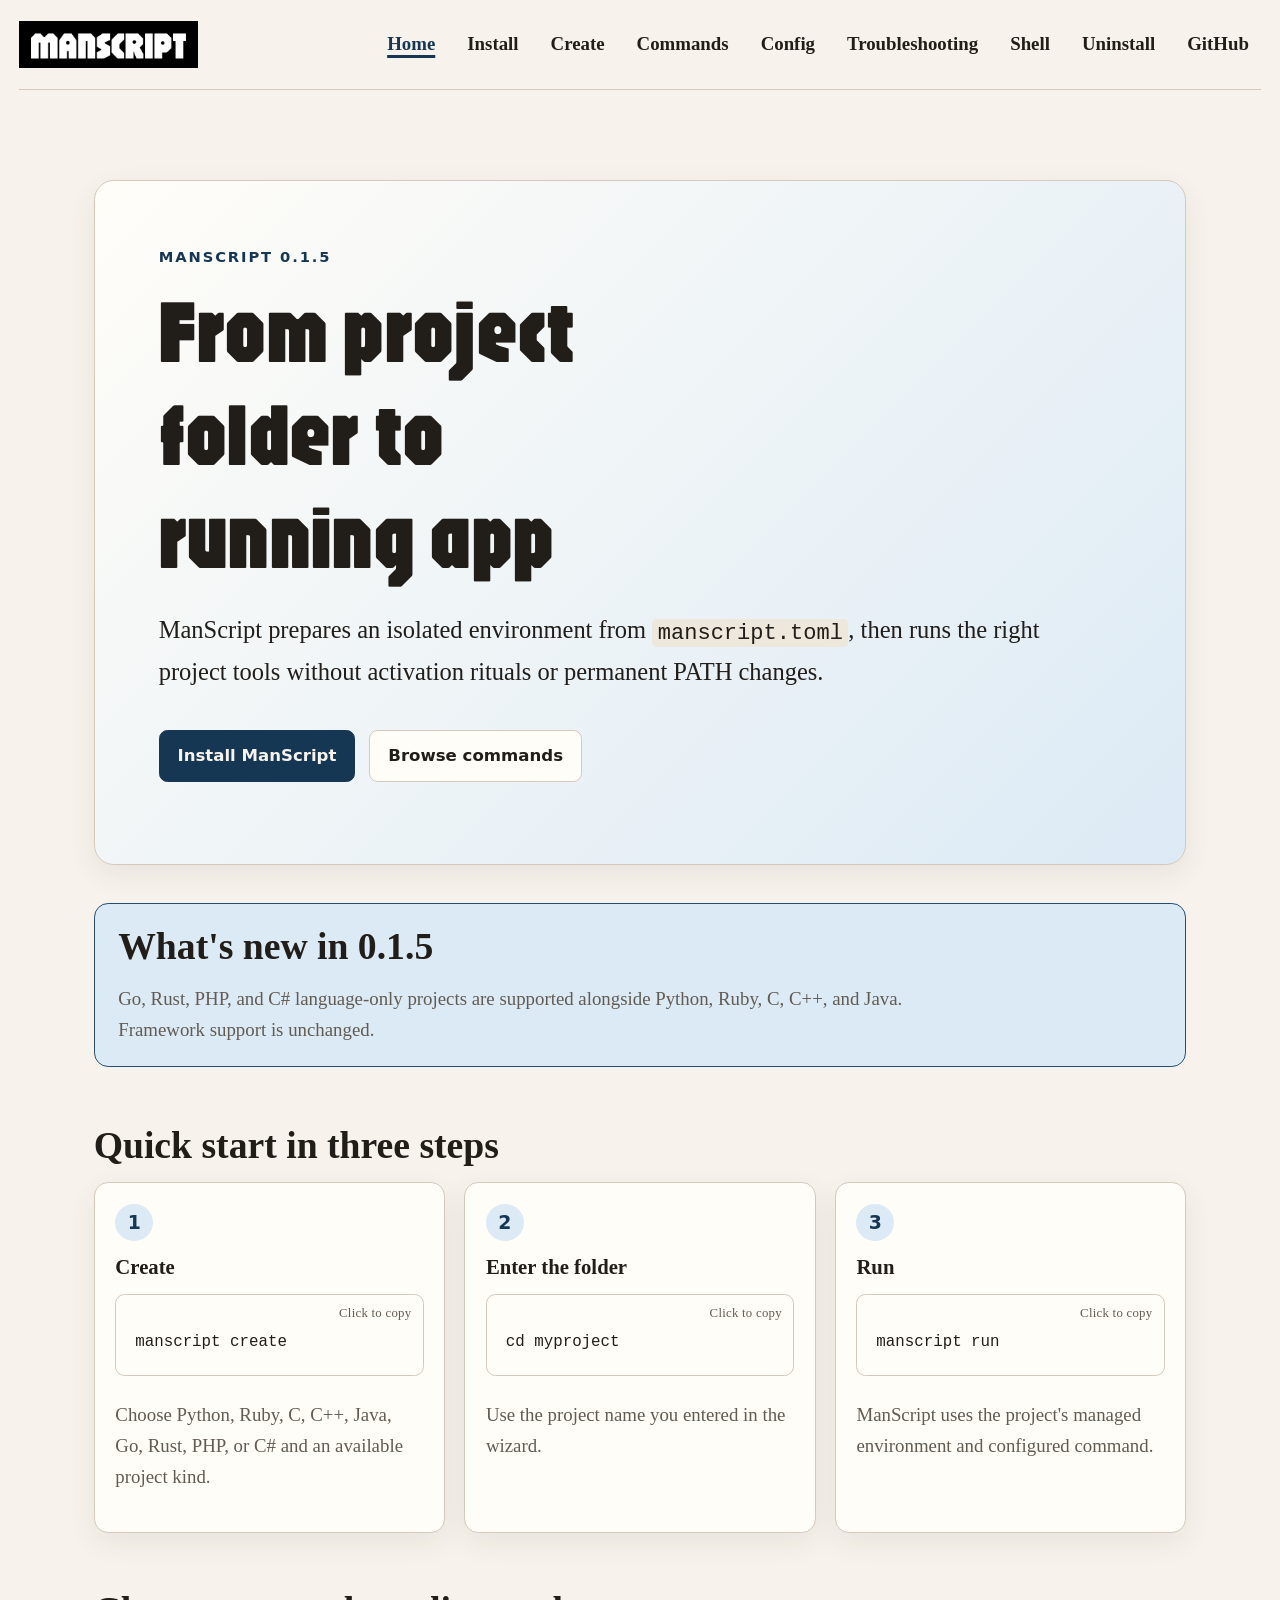
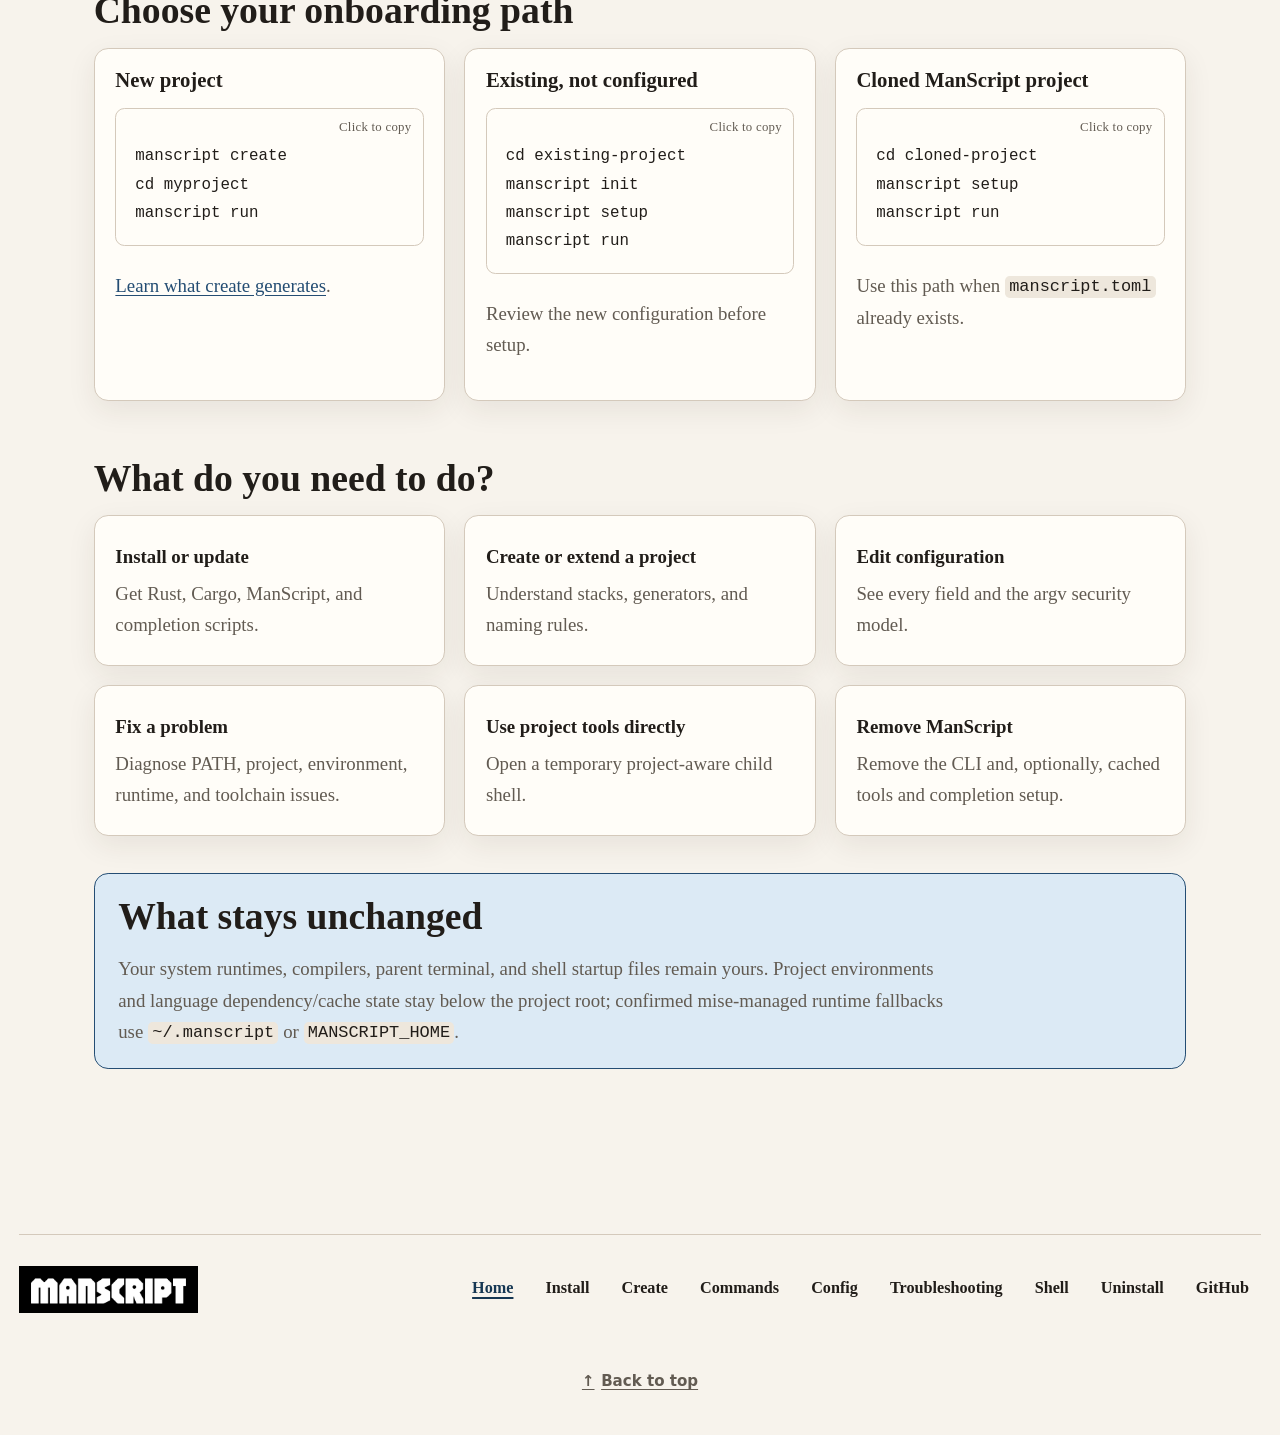
<file: docs/index.html>
<!DOCTYPE html>
<html lang="en" id="top">
<head>
  <meta charset="utf-8">
  <meta name="viewport" content="width=device-width, initial-scale=1">
  <title>ManScript — Isolated development environments</title>
  <meta name="description" content="Create, configure, and run Python, Ruby, C, C++, Java, Go, Rust, PHP, and C# projects in isolated development environments.">
  <link rel="icon" type="image/png" href="static/favicon.png">
  <link rel="apple-touch-icon" href="static/favicon.png">
  <link rel="stylesheet" href="style.css">
</head>
<body>
  <a class="skip-link" href="#main">Skip to content</a>
  <header class="site-header">
    <a class="brand" href="index.html" aria-label="ManScript home"><img src="static/manscript-logo.jpg" alt="ManScript" width="220" height="58"></a>
    <nav class="site-nav" aria-label="Primary">
      <a href="index.html" aria-current="page">Home</a><a href="install.html">Install</a><a href="create.html">Create</a><a href="commands.html">Commands</a><a href="config.html">Config</a><a href="troubleshooting.html">Troubleshooting</a><a href="shell.html">Shell</a><a href="uninstall.html">Uninstall</a><a href="https://github.com/Harsha-Fernando/manscript" rel="noopener noreferrer">GitHub</a>
    </nav>
  </header>
  <main id="main">
    <section class="hero" aria-labelledby="hero-title">
      <p class="eyebrow">ManScript 0.1.5</p>
      <h1 id="hero-title">From project folder to running app</h1>
      <p class="lede">ManScript prepares an isolated environment from <code>manscript.toml</code>, then runs the right project tools without activation rituals or permanent PATH changes.</p>
      <p class="actions"><a class="button primary" href="install.html">Install ManScript</a><a class="button" href="commands.html">Browse commands</a></p>
    </section>

    <aside class="callout">
      <h2>What's new in 0.1.5</h2>
      <p>Go, Rust, PHP, and C# language-only projects are supported alongside Python, Ruby, C, C++, and Java. Framework support is unchanged.</p>
    </aside>

    <section aria-labelledby="quick-start">
      <h2 id="quick-start">Quick start in three steps</h2>
      <div class="steps">
        <article class="card"><span class="step-number" aria-hidden="true">1</span><h3>Create</h3><pre><code>manscript create</code></pre><p>Choose Python, Ruby, C, C++, Java, Go, Rust, PHP, or C# and an available project kind.</p></article>
        <article class="card"><span class="step-number" aria-hidden="true">2</span><h3>Enter the folder</h3><pre><code>cd myproject</code></pre><p>Use the project name you entered in the wizard.</p></article>
        <article class="card"><span class="step-number" aria-hidden="true">3</span><h3>Run</h3><pre><code>manscript run</code></pre><p>ManScript uses the project's managed environment and configured command.</p></article>
      </div>
    </section>

    <section aria-labelledby="your-path">
      <h2 id="your-path">Choose your onboarding path</h2>
      <div class="card-grid">
        <article class="card"><h3>New project</h3><pre><code>manscript create
cd myproject
manscript run</code></pre><p><a href="create.html">Learn what create generates</a>.</p></article>
        <article class="card"><h3>Existing, not configured</h3><pre><code>cd existing-project
manscript init
manscript setup
manscript run</code></pre><p>Review the new configuration before setup.</p></article>
        <article class="card"><h3>Cloned ManScript project</h3><pre><code>cd cloned-project
manscript setup
manscript run</code></pre><p>Use this path when <code>manscript.toml</code> already exists.</p></article>
      </div>
    </section>

    <section aria-labelledby="tasks">
      <h2 id="tasks">What do you need to do?</h2>
      <div class="card-grid">
        <a class="task-card" href="install.html"><strong>Install or update</strong><span>Get Rust, Cargo, ManScript, and completion scripts.</span></a>
        <a class="task-card" href="create.html"><strong>Create or extend a project</strong><span>Understand stacks, generators, and naming rules.</span></a>
        <a class="task-card" href="config.html"><strong>Edit configuration</strong><span>See every field and the argv security model.</span></a>
        <a class="task-card" href="troubleshooting.html"><strong>Fix a problem</strong><span>Diagnose PATH, project, environment, runtime, and toolchain issues.</span></a>
        <a class="task-card" href="shell.html"><strong>Use project tools directly</strong><span>Open a temporary project-aware child shell.</span></a>
        <a class="task-card" href="uninstall.html"><strong>Remove ManScript</strong><span>Remove the CLI and, optionally, cached tools and completion setup.</span></a>
      </div>
    </section>

    <aside class="callout">
      <h2>What stays unchanged</h2>
      <p>Your system runtimes, compilers, parent terminal, and shell startup files remain yours. Project environments and language dependency/cache state stay below the project root; confirmed mise-managed runtime fallbacks use <code>~/.manscript</code> or <code>MANSCRIPT_HOME</code>.</p>
    </aside>
  </main>
  <footer class="site-footer">
    <a class="brand" href="index.html" aria-label="ManScript home"><img src="static/manscript-logo.jpg" alt="ManScript" width="220" height="58"></a>
    <nav class="site-nav" aria-label="Footer">
      <a href="index.html" aria-current="page">Home</a><a href="install.html">Install</a><a href="create.html">Create</a><a href="commands.html">Commands</a><a href="config.html">Config</a><a href="troubleshooting.html">Troubleshooting</a><a href="shell.html">Shell</a><a href="uninstall.html">Uninstall</a><a href="https://github.com/Harsha-Fernando/manscript" rel="noopener noreferrer">GitHub</a>
    </nav>
  </footer>
  <a class="to-top" href="#top">Back to top</a>
  <script src="copy.js" defer></script>
</body>
</html>
</file>
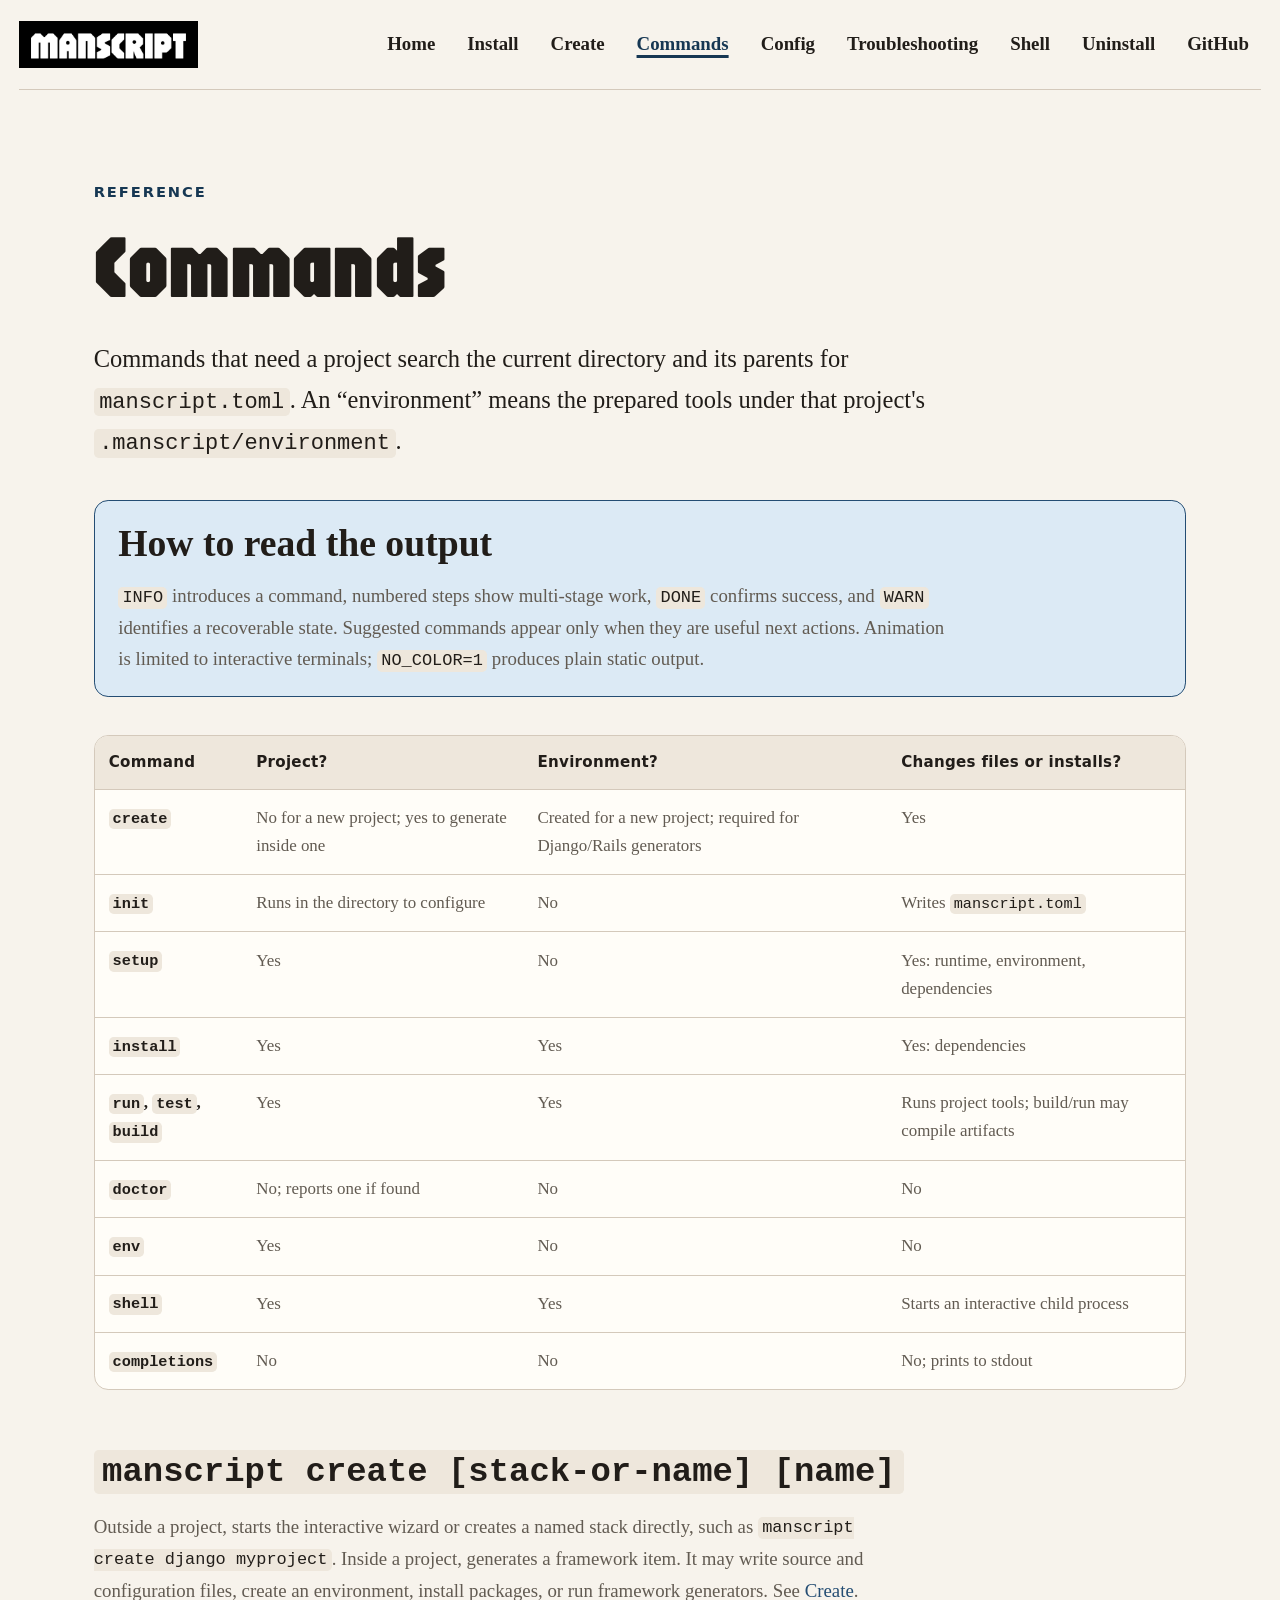
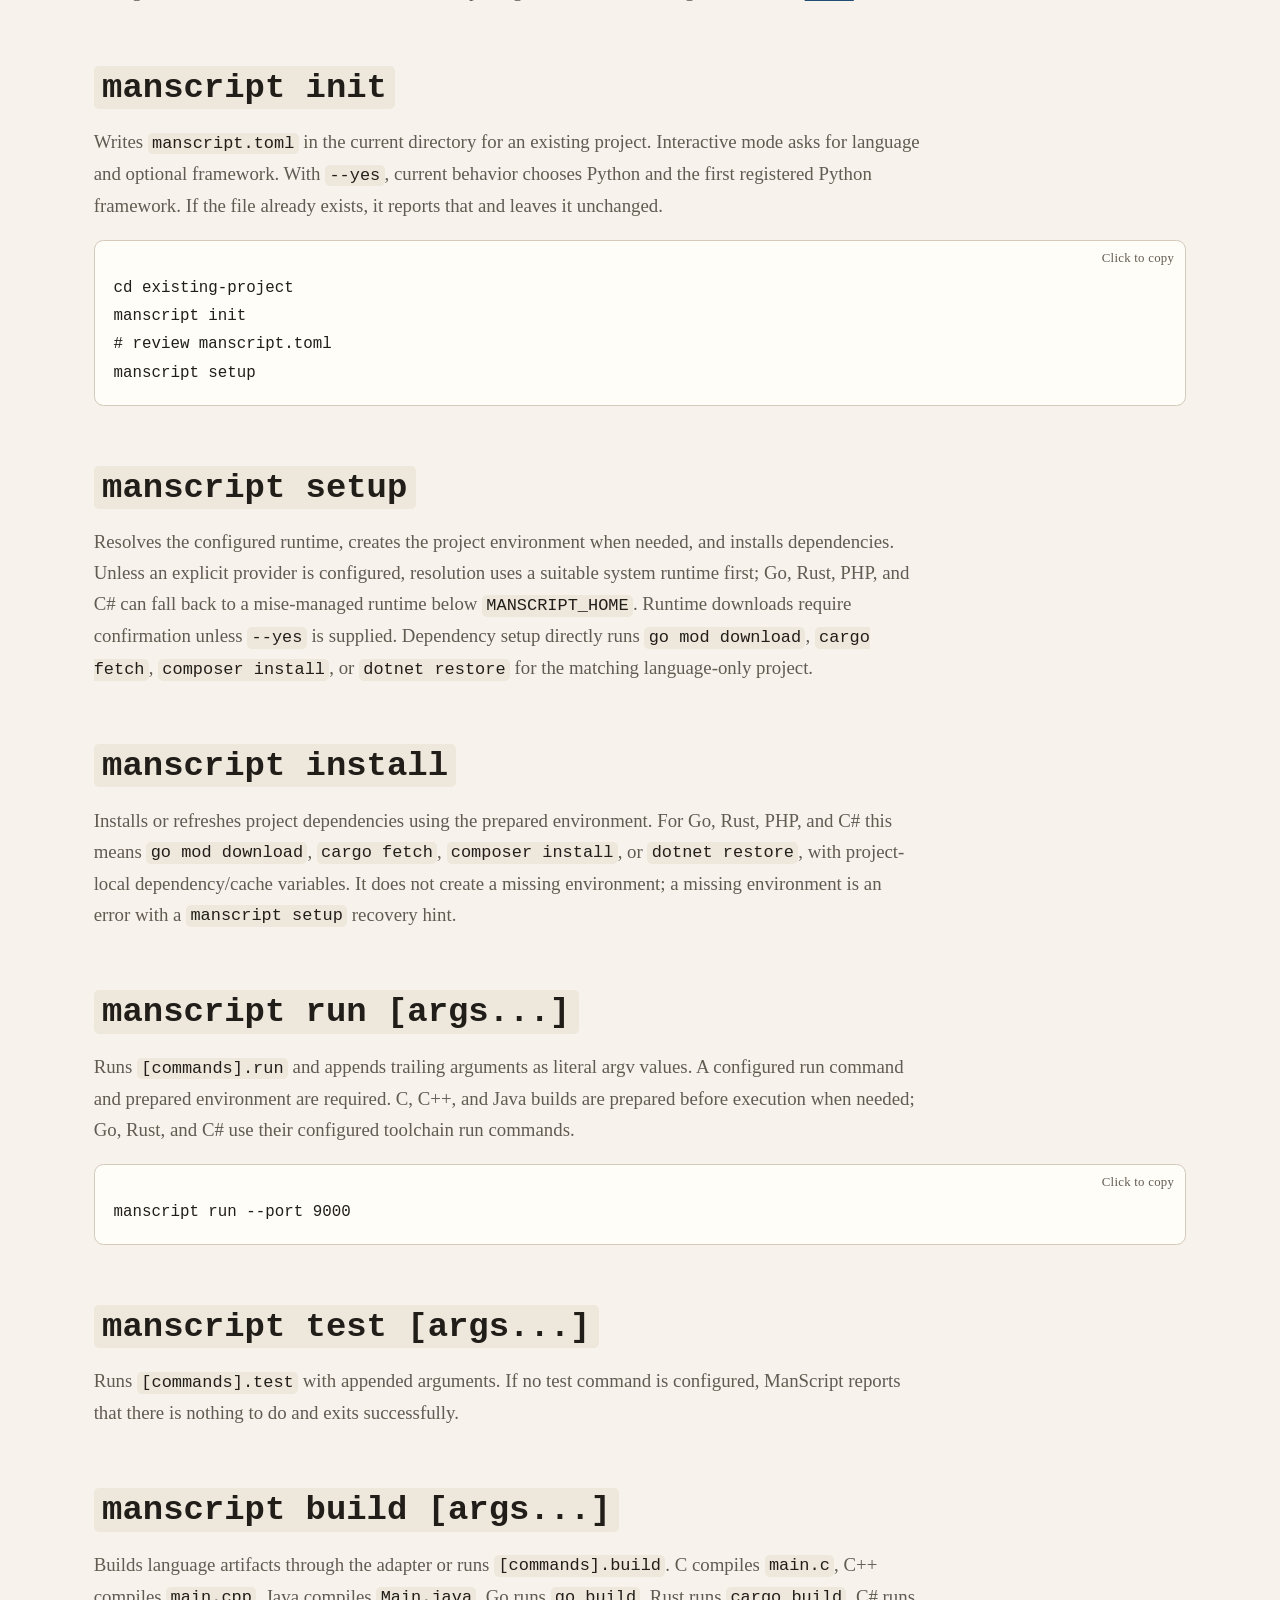
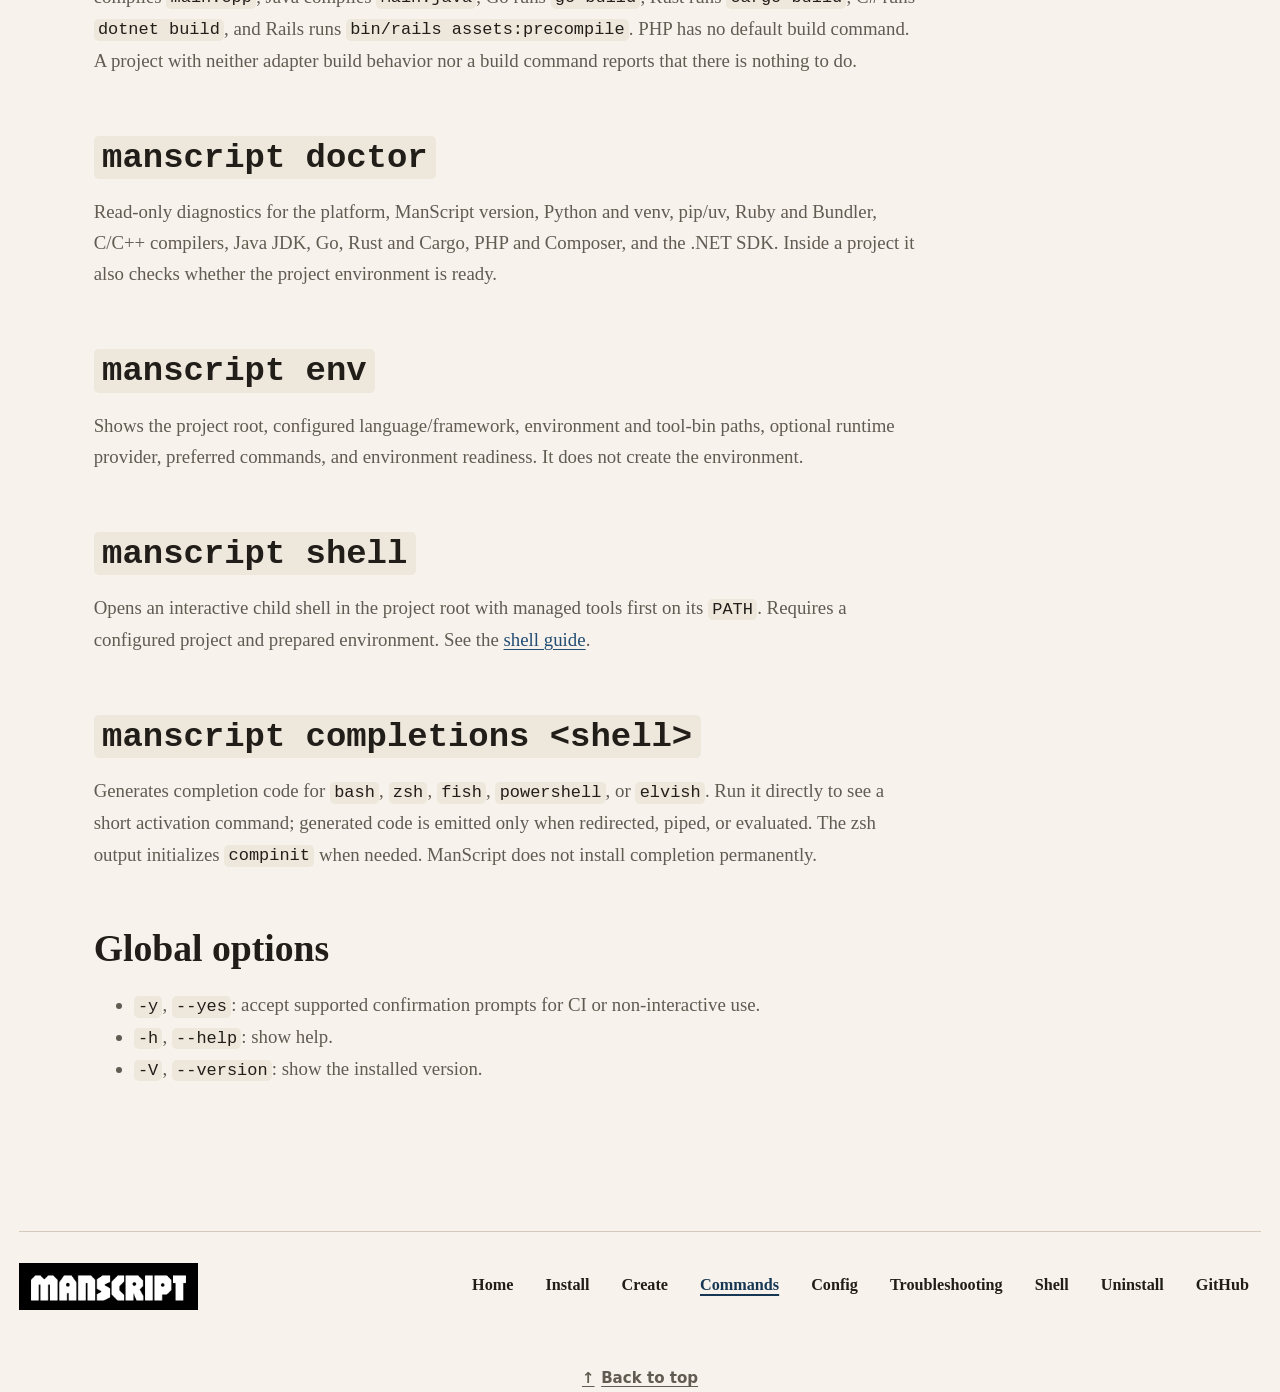
<file: docs/commands.html>
<!DOCTYPE html>
<html lang="en" id="top">
<head>
  <meta charset="utf-8"><meta name="viewport" content="width=device-width, initial-scale=1">
  <title>Command reference — ManScript</title>
  <meta name="description" content="Complete ManScript command reference with project, environment, and mutation prerequisites.">
  <link rel="icon" type="image/png" href="static/favicon.png"><link rel="apple-touch-icon" href="static/favicon.png"><link rel="stylesheet" href="style.css">
</head>
<body>
  <a class="skip-link" href="#main">Skip to content</a>
  <header class="site-header"><a class="brand" href="index.html" aria-label="ManScript home"><img src="static/manscript-logo.jpg" alt="ManScript" width="220" height="58"></a><nav class="site-nav" aria-label="Primary"><a href="index.html">Home</a><a href="install.html">Install</a><a href="create.html">Create</a><a href="commands.html" aria-current="page">Commands</a><a href="config.html">Config</a><a href="troubleshooting.html">Troubleshooting</a><a href="shell.html">Shell</a><a href="uninstall.html">Uninstall</a><a href="https://github.com/Harsha-Fernando/manscript" rel="noopener noreferrer">GitHub</a></nav></header>
  <main id="main">
    <p class="eyebrow">Reference</p><h1>Commands</h1>
    <p class="lede">Commands that need a project search the current directory and its parents for <code>manscript.toml</code>. An “environment” means the prepared tools under that project's <code>.manscript/environment</code>.</p>

    <aside class="callout"><h2>How to read the output</h2><p><code>INFO</code> introduces a command, numbered steps show multi-stage work, <code>DONE</code> confirms success, and <code>WARN</code> identifies a recoverable state. Suggested commands appear only when they are useful next actions. Animation is limited to interactive terminals; <code>NO_COLOR=1</code> produces plain static output.</p></aside>

    <div class="table-wrap">
      <table>
        <thead><tr><th scope="col">Command</th><th scope="col">Project?</th><th scope="col">Environment?</th><th scope="col">Changes files or installs?</th></tr></thead>
        <tbody>
          <tr><th scope="row"><code>create</code></th><td>No for a new project; yes to generate inside one</td><td>Created for a new project; required for Django/Rails generators</td><td>Yes</td></tr>
          <tr><th scope="row"><code>init</code></th><td>Runs in the directory to configure</td><td>No</td><td>Writes <code>manscript.toml</code></td></tr>
          <tr><th scope="row"><code>setup</code></th><td>Yes</td><td>No</td><td>Yes: runtime, environment, dependencies</td></tr>
          <tr><th scope="row"><code>install</code></th><td>Yes</td><td>Yes</td><td>Yes: dependencies</td></tr>
          <tr><th scope="row"><code>run</code>, <code>test</code>, <code>build</code></th><td>Yes</td><td>Yes</td><td>Runs project tools; build/run may compile artifacts</td></tr>
          <tr><th scope="row"><code>doctor</code></th><td>No; reports one if found</td><td>No</td><td>No</td></tr>
          <tr><th scope="row"><code>env</code></th><td>Yes</td><td>No</td><td>No</td></tr>
          <tr><th scope="row"><code>shell</code></th><td>Yes</td><td>Yes</td><td>Starts an interactive child process</td></tr>
          <tr><th scope="row"><code>completions</code></th><td>No</td><td>No</td><td>No; prints to stdout</td></tr>
        </tbody>
      </table>
    </div>

    <h2><code>manscript create [stack-or-name] [name]</code></h2>
    <p>Outside a project, starts the interactive wizard or creates a named stack directly, such as <code>manscript create django myproject</code>. Inside a project, generates a framework item. It may write source and configuration files, create an environment, install packages, or run framework generators. See <a href="create.html">Create</a>.</p>

    <h2><code>manscript init</code></h2>
    <p>Writes <code>manscript.toml</code> in the current directory for an existing project. Interactive mode asks for language and optional framework. With <code>--yes</code>, current behavior chooses Python and the first registered Python framework. If the file already exists, it reports that and leaves it unchanged.</p>
    <pre><code>cd existing-project
manscript init
# review manscript.toml
manscript setup</code></pre>

    <h2><code>manscript setup</code></h2>
    <p>Resolves the configured runtime, creates the project environment when needed, and installs dependencies. Unless an explicit provider is configured, resolution uses a suitable system runtime first; Go, Rust, PHP, and C# can fall back to a mise-managed runtime below <code>MANSCRIPT_HOME</code>. Runtime downloads require confirmation unless <code>--yes</code> is supplied. Dependency setup directly runs <code>go mod download</code>, <code>cargo fetch</code>, <code>composer install</code>, or <code>dotnet restore</code> for the matching language-only project.</p>

    <h2><code>manscript install</code></h2>
    <p>Installs or refreshes project dependencies using the prepared environment. For Go, Rust, PHP, and C# this means <code>go mod download</code>, <code>cargo fetch</code>, <code>composer install</code>, or <code>dotnet restore</code>, with project-local dependency/cache variables. It does not create a missing environment; a missing environment is an error with a <code>manscript setup</code> recovery hint.</p>

    <h2><code>manscript run [args...]</code></h2>
    <p>Runs <code>[commands].run</code> and appends trailing arguments as literal argv values. A configured run command and prepared environment are required. C, C++, and Java builds are prepared before execution when needed; Go, Rust, and C# use their configured toolchain run commands.</p>
    <pre><code>manscript run --port 9000</code></pre>

    <h2><code>manscript test [args...]</code></h2>
    <p>Runs <code>[commands].test</code> with appended arguments. If no test command is configured, ManScript reports that there is nothing to do and exits successfully.</p>

    <h2><code>manscript build [args...]</code></h2>
    <p>Builds language artifacts through the adapter or runs <code>[commands].build</code>. C compiles <code>main.c</code>, C++ compiles <code>main.cpp</code>, Java compiles <code>Main.java</code>, Go runs <code>go build</code>, Rust runs <code>cargo build</code>, C# runs <code>dotnet build</code>, and Rails runs <code>bin/rails assets:precompile</code>. PHP has no default build command. A project with neither adapter build behavior nor a build command reports that there is nothing to do.</p>

    <h2><code>manscript doctor</code></h2>
    <p>Read-only diagnostics for the platform, ManScript version, Python and venv, pip/uv, Ruby and Bundler, C/C++ compilers, Java JDK, Go, Rust and Cargo, PHP and Composer, and the .NET SDK. Inside a project it also checks whether the project environment is ready.</p>

    <h2><code>manscript env</code></h2>
    <p>Shows the project root, configured language/framework, environment and tool-bin paths, optional runtime provider, preferred commands, and environment readiness. It does not create the environment.</p>

    <h2><code>manscript shell</code></h2>
    <p>Opens an interactive child shell in the project root with managed tools first on its <code>PATH</code>. Requires a configured project and prepared environment. See the <a href="shell.html">shell guide</a>.</p>

    <h2><code>manscript completions &lt;shell&gt;</code></h2>
    <p>Generates completion code for <code>bash</code>, <code>zsh</code>, <code>fish</code>, <code>powershell</code>, or <code>elvish</code>. Run it directly to see a short activation command; generated code is emitted only when redirected, piped, or evaluated. The zsh output initializes <code>compinit</code> when needed. ManScript does not install completion permanently.</p>

    <h2>Global options</h2>
    <ul><li><code>-y</code>, <code>--yes</code>: accept supported confirmation prompts for CI or non-interactive use.</li><li><code>-h</code>, <code>--help</code>: show help.</li><li><code>-V</code>, <code>--version</code>: show the installed version.</li></ul>
  </main>
  <footer class="site-footer"><a class="brand" href="index.html" aria-label="ManScript home"><img src="static/manscript-logo.jpg" alt="ManScript" width="220" height="58"></a><nav class="site-nav" aria-label="Footer"><a href="index.html">Home</a><a href="install.html">Install</a><a href="create.html">Create</a><a href="commands.html" aria-current="page">Commands</a><a href="config.html">Config</a><a href="troubleshooting.html">Troubleshooting</a><a href="shell.html">Shell</a><a href="uninstall.html">Uninstall</a><a href="https://github.com/Harsha-Fernando/manscript" rel="noopener noreferrer">GitHub</a></nav></footer>
  <a class="to-top" href="#top">Back to top</a><script src="copy.js" defer></script>
</body>
</html>
</file>
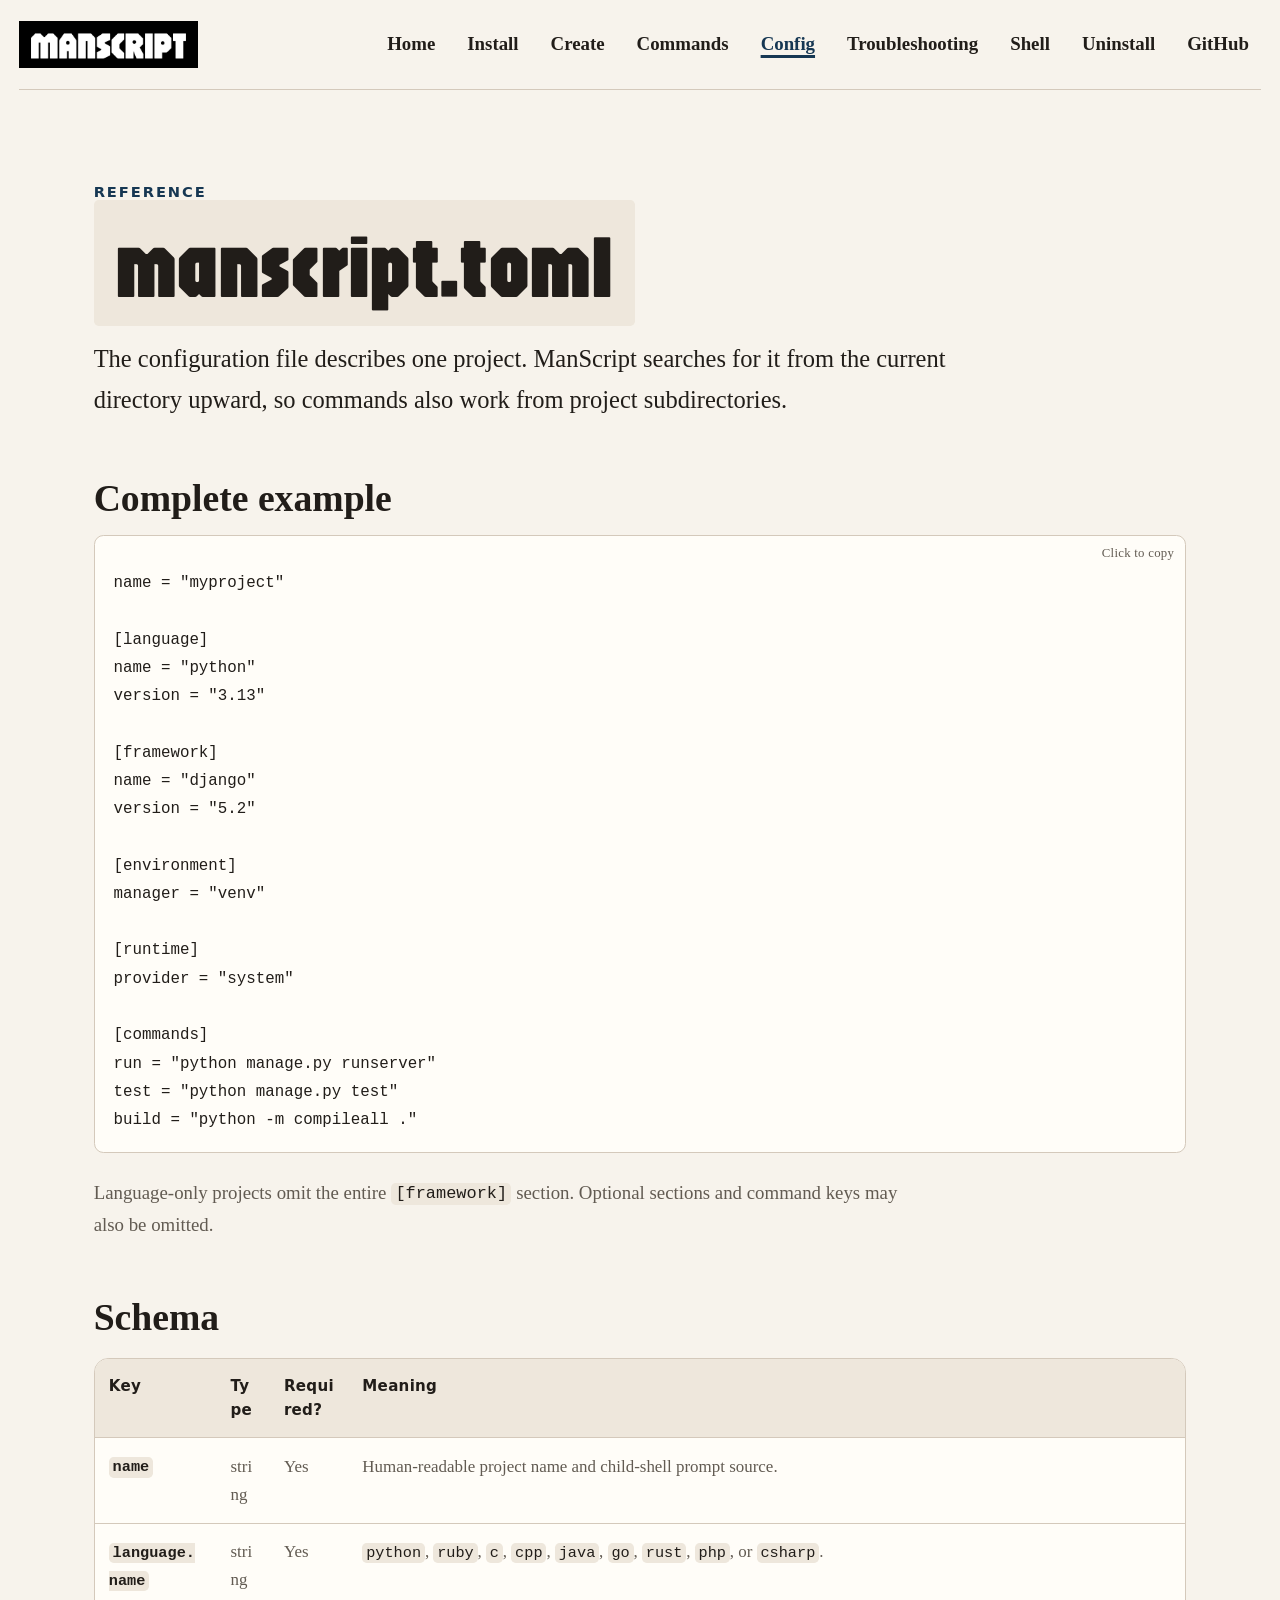
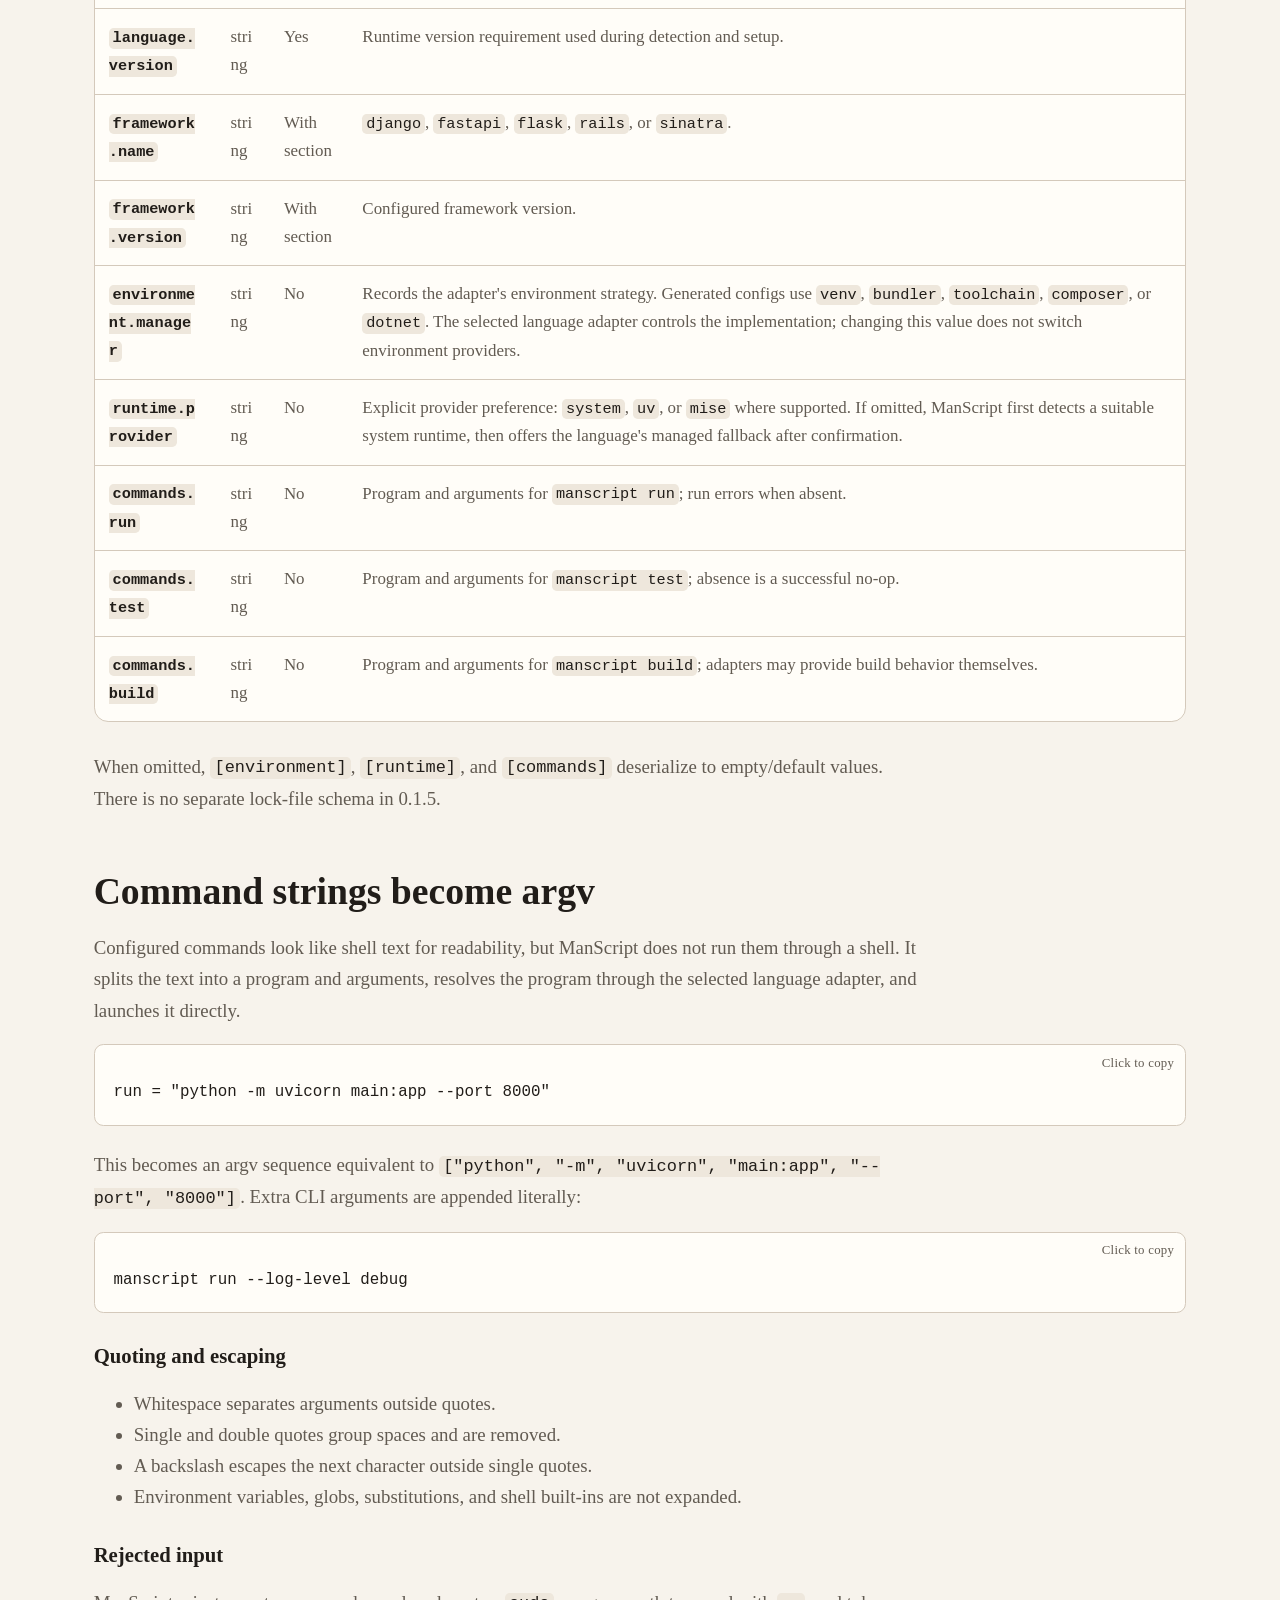
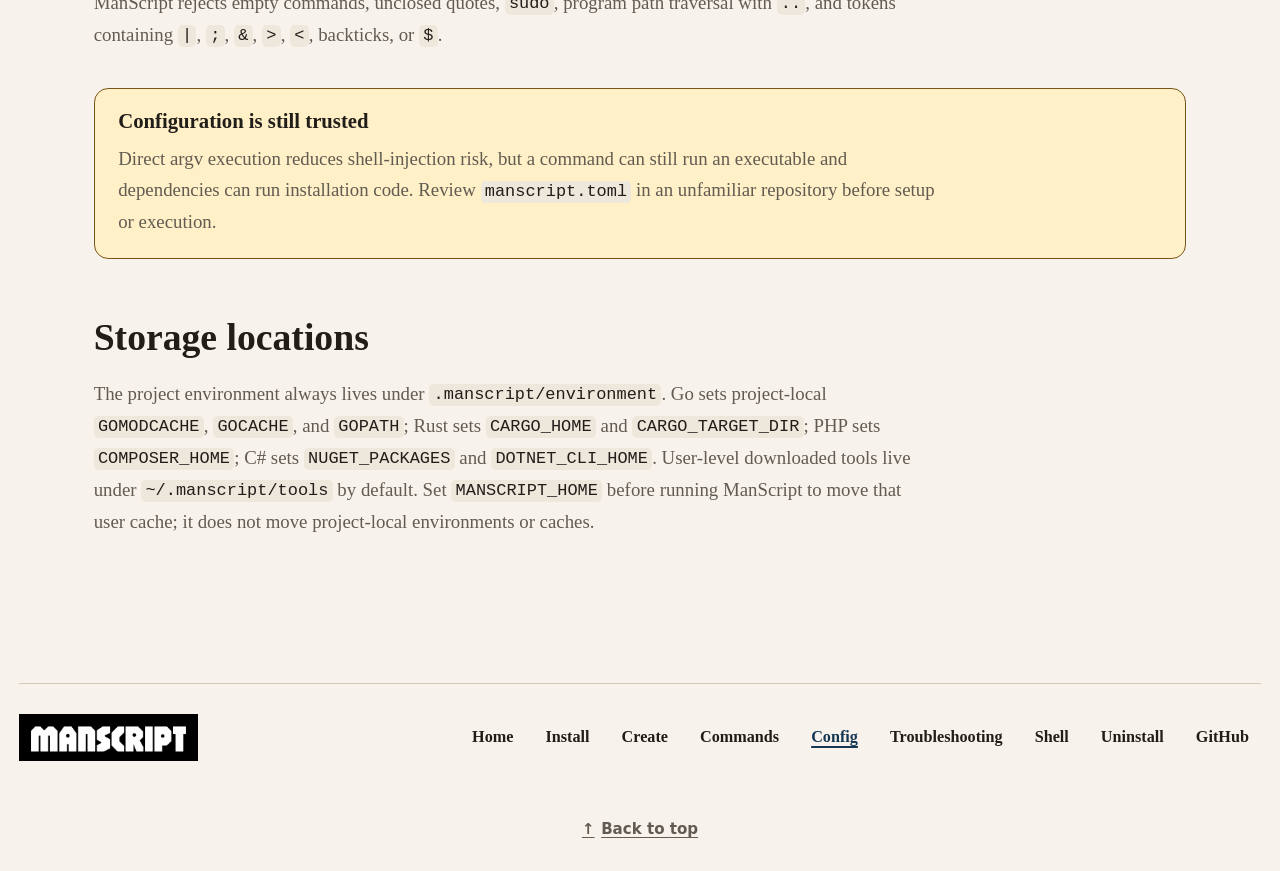
<file: docs/config.html>
<!DOCTYPE html>
<html lang="en" id="top">
<head>
  <meta charset="utf-8"><meta name="viewport" content="width=device-width, initial-scale=1">
  <title>Configuration reference — ManScript</title>
  <meta name="description" content="Complete manscript.toml schema, examples, defaults, and command argv security behavior.">
  <link rel="icon" type="image/png" href="static/favicon.png"><link rel="apple-touch-icon" href="static/favicon.png"><link rel="stylesheet" href="style.css">
</head>
<body>
  <a class="skip-link" href="#main">Skip to content</a>
  <header class="site-header"><a class="brand" href="index.html" aria-label="ManScript home"><img src="static/manscript-logo.jpg" alt="ManScript" width="220" height="58"></a><nav class="site-nav" aria-label="Primary"><a href="index.html">Home</a><a href="install.html">Install</a><a href="create.html">Create</a><a href="commands.html">Commands</a><a href="config.html" aria-current="page">Config</a><a href="troubleshooting.html">Troubleshooting</a><a href="shell.html">Shell</a><a href="uninstall.html">Uninstall</a><a href="https://github.com/Harsha-Fernando/manscript" rel="noopener noreferrer">GitHub</a></nav></header>
  <main id="main">
    <p class="eyebrow">Reference</p><h1><code>manscript.toml</code></h1>
    <p class="lede">The configuration file describes one project. ManScript searches for it from the current directory upward, so commands also work from project subdirectories.</p>

    <h2>Complete example</h2>
    <pre><code>name = "myproject"

[language]
name = "python"
version = "3.13"

[framework]
name = "django"
version = "5.2"

[environment]
manager = "venv"

[runtime]
provider = "system"

[commands]
run = "python manage.py runserver"
test = "python manage.py test"
build = "python -m compileall ."</code></pre>
    <p>Language-only projects omit the entire <code>[framework]</code> section. Optional sections and command keys may also be omitted.</p>

    <h2>Schema</h2>
    <div class="table-wrap">
      <table>
        <thead><tr><th scope="col">Key</th><th scope="col">Type</th><th scope="col">Required?</th><th scope="col">Meaning</th></tr></thead>
        <tbody>
          <tr><th scope="row"><code>name</code></th><td>string</td><td>Yes</td><td>Human-readable project name and child-shell prompt source.</td></tr>
          <tr><th scope="row"><code>language.name</code></th><td>string</td><td>Yes</td><td><code>python</code>, <code>ruby</code>, <code>c</code>, <code>cpp</code>, <code>java</code>, <code>go</code>, <code>rust</code>, <code>php</code>, or <code>csharp</code>.</td></tr>
          <tr><th scope="row"><code>language.version</code></th><td>string</td><td>Yes</td><td>Runtime version requirement used during detection and setup.</td></tr>
          <tr><th scope="row"><code>framework.name</code></th><td>string</td><td>With section</td><td><code>django</code>, <code>fastapi</code>, <code>flask</code>, <code>rails</code>, or <code>sinatra</code>.</td></tr>
          <tr><th scope="row"><code>framework.version</code></th><td>string</td><td>With section</td><td>Configured framework version.</td></tr>
          <tr><th scope="row"><code>environment.manager</code></th><td>string</td><td>No</td><td>Records the adapter's environment strategy. Generated configs use <code>venv</code>, <code>bundler</code>, <code>toolchain</code>, <code>composer</code>, or <code>dotnet</code>. The selected language adapter controls the implementation; changing this value does not switch environment providers.</td></tr>
          <tr><th scope="row"><code>runtime.provider</code></th><td>string</td><td>No</td><td>Explicit provider preference: <code>system</code>, <code>uv</code>, or <code>mise</code> where supported. If omitted, ManScript first detects a suitable system runtime, then offers the language's managed fallback after confirmation.</td></tr>
          <tr><th scope="row"><code>commands.run</code></th><td>string</td><td>No</td><td>Program and arguments for <code>manscript run</code>; run errors when absent.</td></tr>
          <tr><th scope="row"><code>commands.test</code></th><td>string</td><td>No</td><td>Program and arguments for <code>manscript test</code>; absence is a successful no-op.</td></tr>
          <tr><th scope="row"><code>commands.build</code></th><td>string</td><td>No</td><td>Program and arguments for <code>manscript build</code>; adapters may provide build behavior themselves.</td></tr>
        </tbody>
      </table>
    </div>
    <p>When omitted, <code>[environment]</code>, <code>[runtime]</code>, and <code>[commands]</code> deserialize to empty/default values. There is no separate lock-file schema in 0.1.5.</p>

    <h2>Command strings become argv</h2>
    <p>Configured commands look like shell text for readability, but ManScript does not run them through a shell. It splits the text into a program and arguments, resolves the program through the selected language adapter, and launches it directly.</p>
    <pre><code>run = "python -m uvicorn main:app --port 8000"</code></pre>
    <p>This becomes an argv sequence equivalent to <code>["python", "-m", "uvicorn", "main:app", "--port", "8000"]</code>. Extra CLI arguments are appended literally:</p>
    <pre><code>manscript run --log-level debug</code></pre>

    <h3>Quoting and escaping</h3>
    <ul>
      <li>Whitespace separates arguments outside quotes.</li>
      <li>Single and double quotes group spaces and are removed.</li>
      <li>A backslash escapes the next character outside single quotes.</li>
      <li>Environment variables, globs, substitutions, and shell built-ins are not expanded.</li>
    </ul>

    <h3>Rejected input</h3>
    <p>ManScript rejects empty commands, unclosed quotes, <code>sudo</code>, program path traversal with <code>..</code>, and tokens containing <code>|</code>, <code>;</code>, <code>&amp;</code>, <code>&gt;</code>, <code>&lt;</code>, backticks, or <code>$</code>.</p>
    <aside class="callout warning"><h3>Configuration is still trusted</h3><p>Direct argv execution reduces shell-injection risk, but a command can still run an executable and dependencies can run installation code. Review <code>manscript.toml</code> in an unfamiliar repository before setup or execution.</p></aside>

    <h2>Storage locations</h2>
    <p>The project environment always lives under <code>.manscript/environment</code>. Go sets project-local <code>GOMODCACHE</code>, <code>GOCACHE</code>, and <code>GOPATH</code>; Rust sets <code>CARGO_HOME</code> and <code>CARGO_TARGET_DIR</code>; PHP sets <code>COMPOSER_HOME</code>; C# sets <code>NUGET_PACKAGES</code> and <code>DOTNET_CLI_HOME</code>. User-level downloaded tools live under <code>~/.manscript/tools</code> by default. Set <code>MANSCRIPT_HOME</code> before running ManScript to move that user cache; it does not move project-local environments or caches.</p>
  </main>
  <footer class="site-footer"><a class="brand" href="index.html" aria-label="ManScript home"><img src="static/manscript-logo.jpg" alt="ManScript" width="220" height="58"></a><nav class="site-nav" aria-label="Footer"><a href="index.html">Home</a><a href="install.html">Install</a><a href="create.html">Create</a><a href="commands.html">Commands</a><a href="config.html" aria-current="page">Config</a><a href="troubleshooting.html">Troubleshooting</a><a href="shell.html">Shell</a><a href="uninstall.html">Uninstall</a><a href="https://github.com/Harsha-Fernando/manscript" rel="noopener noreferrer">GitHub</a></nav></footer>
  <a class="to-top" href="#top">Back to top</a><script src="copy.js" defer></script>
</body>
</html>
</file>
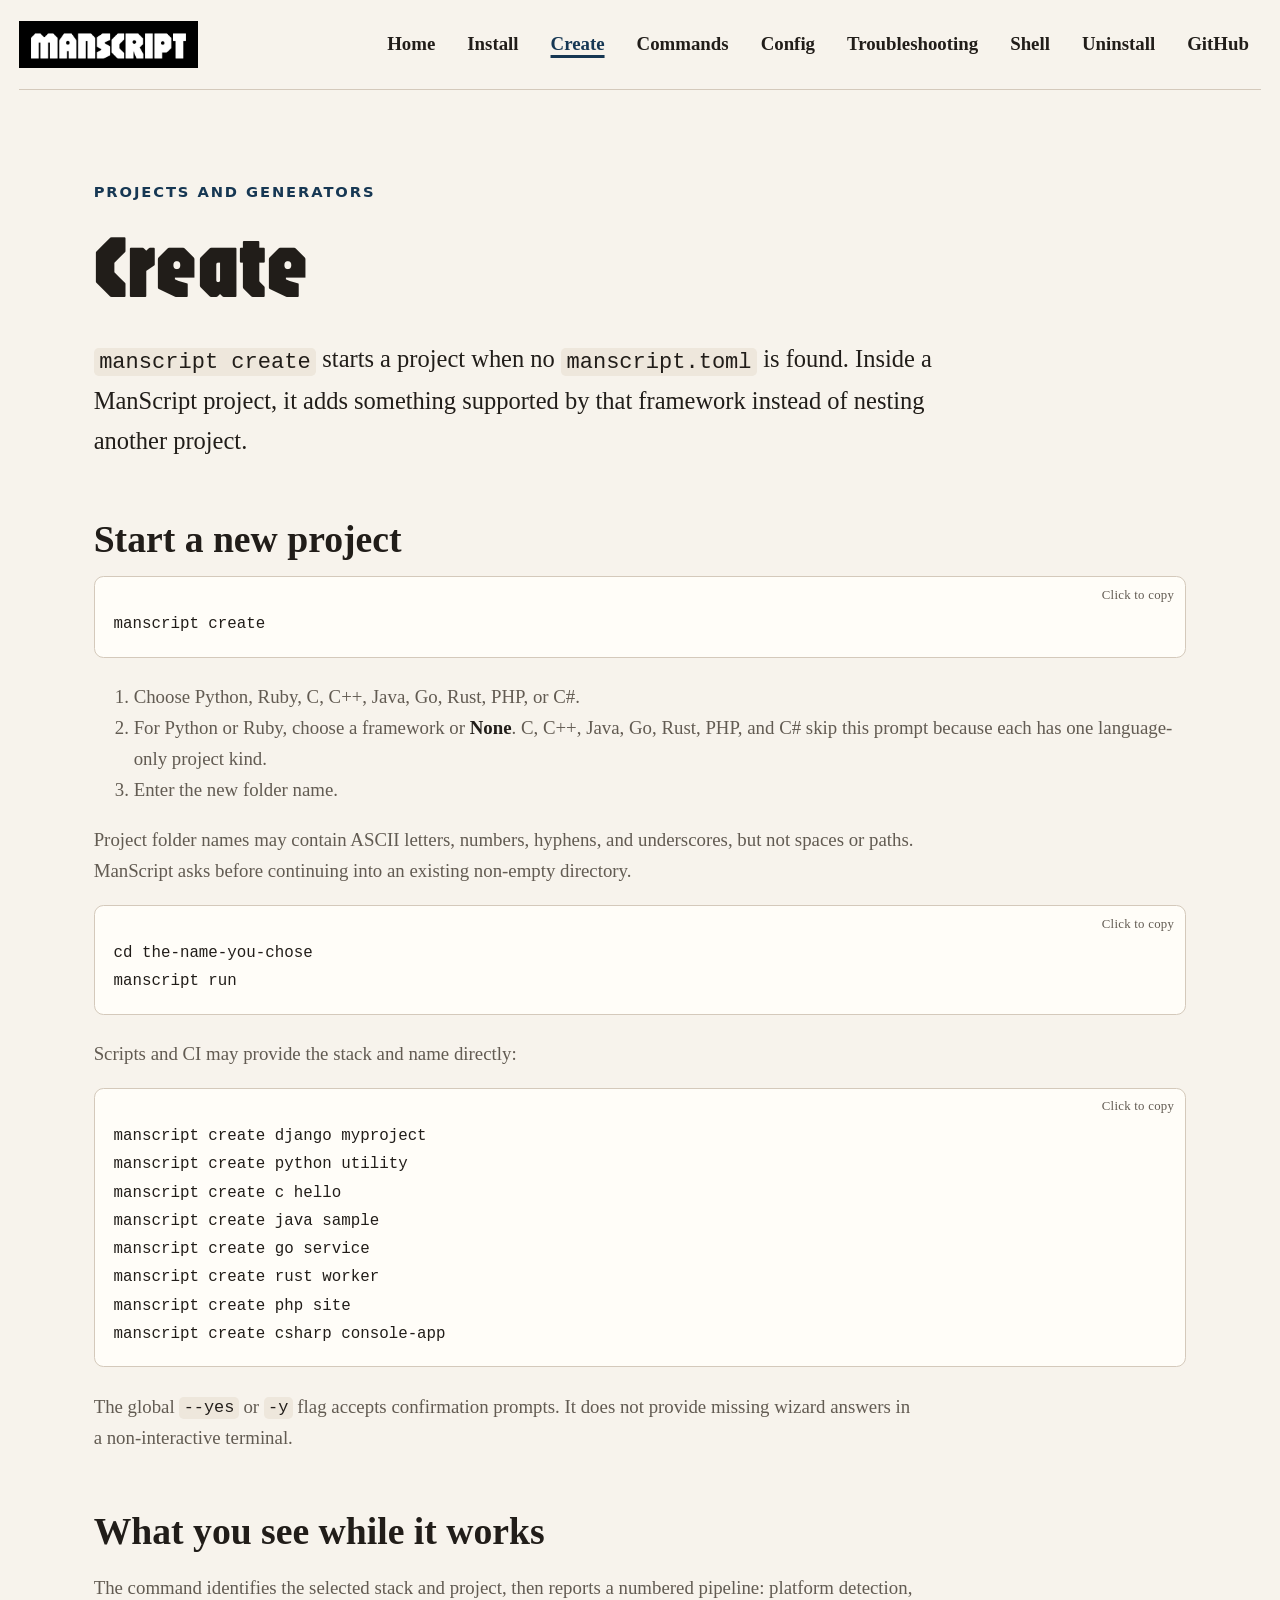
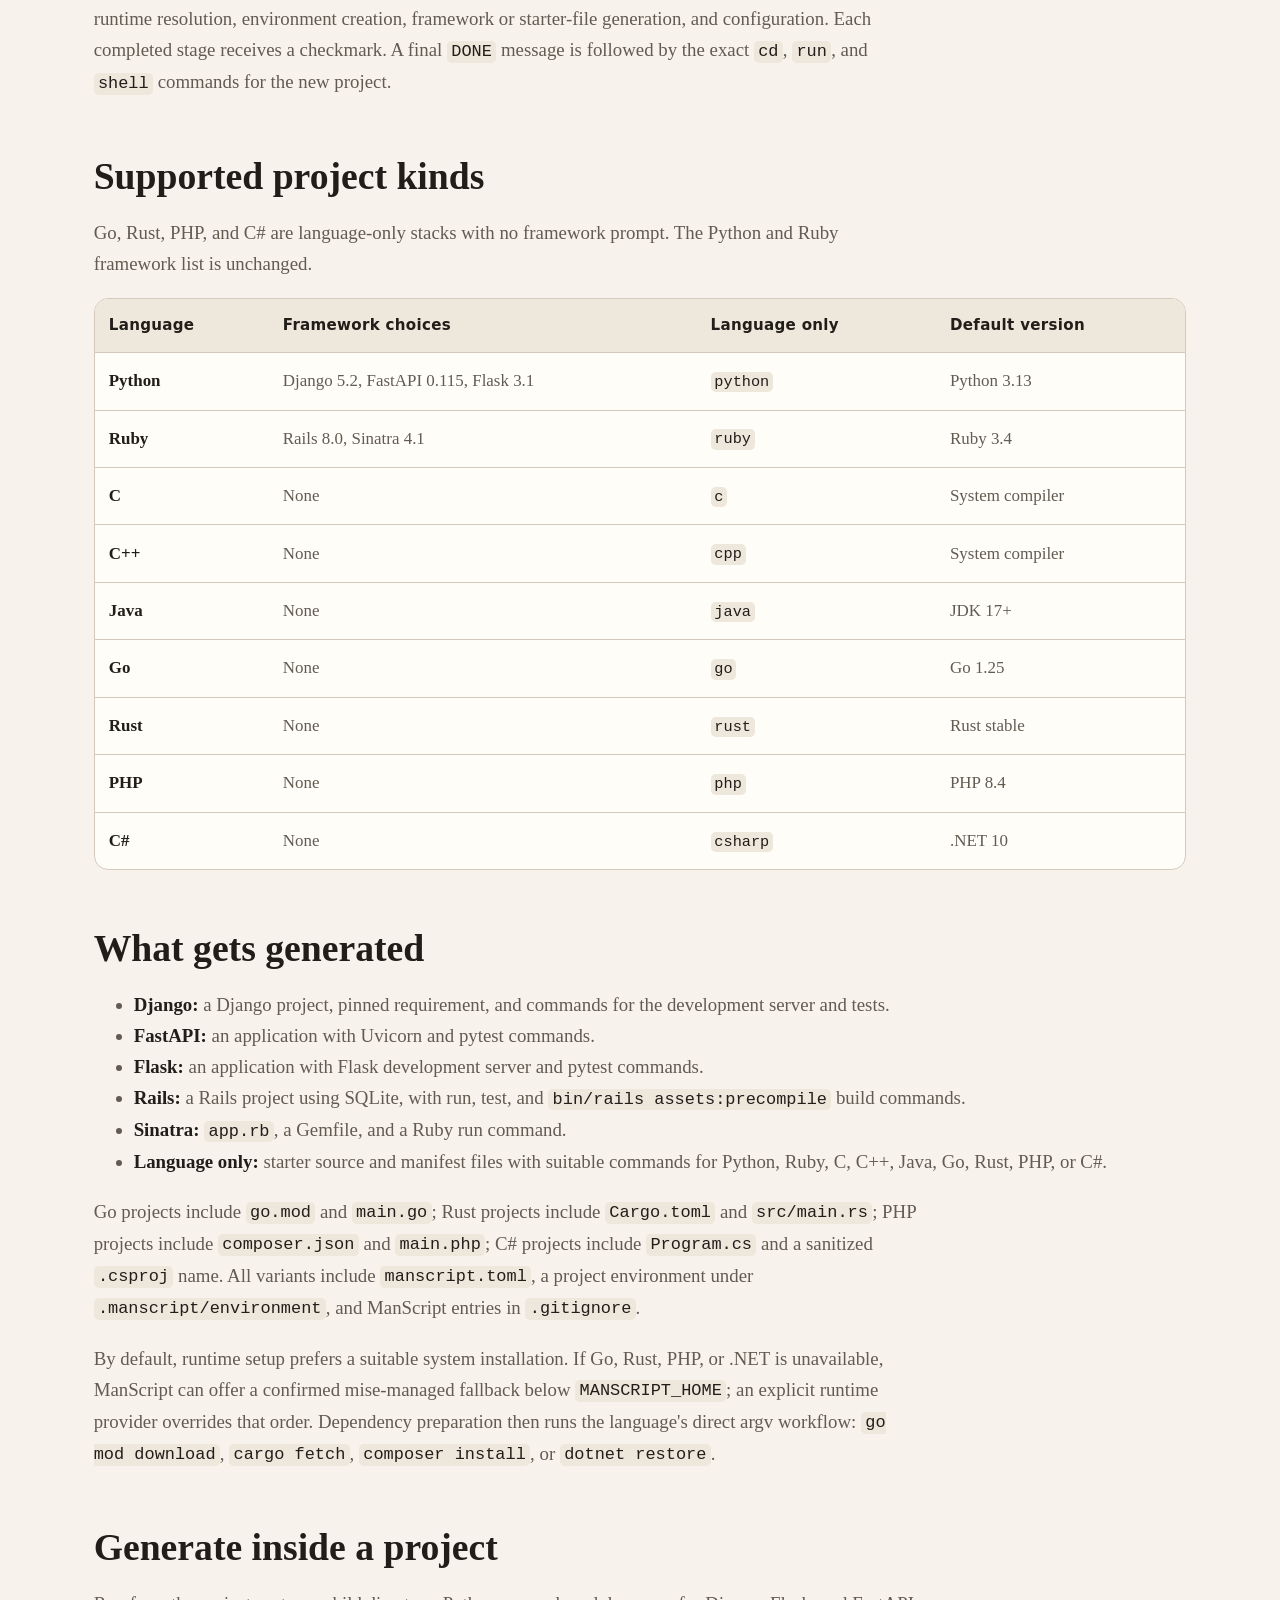
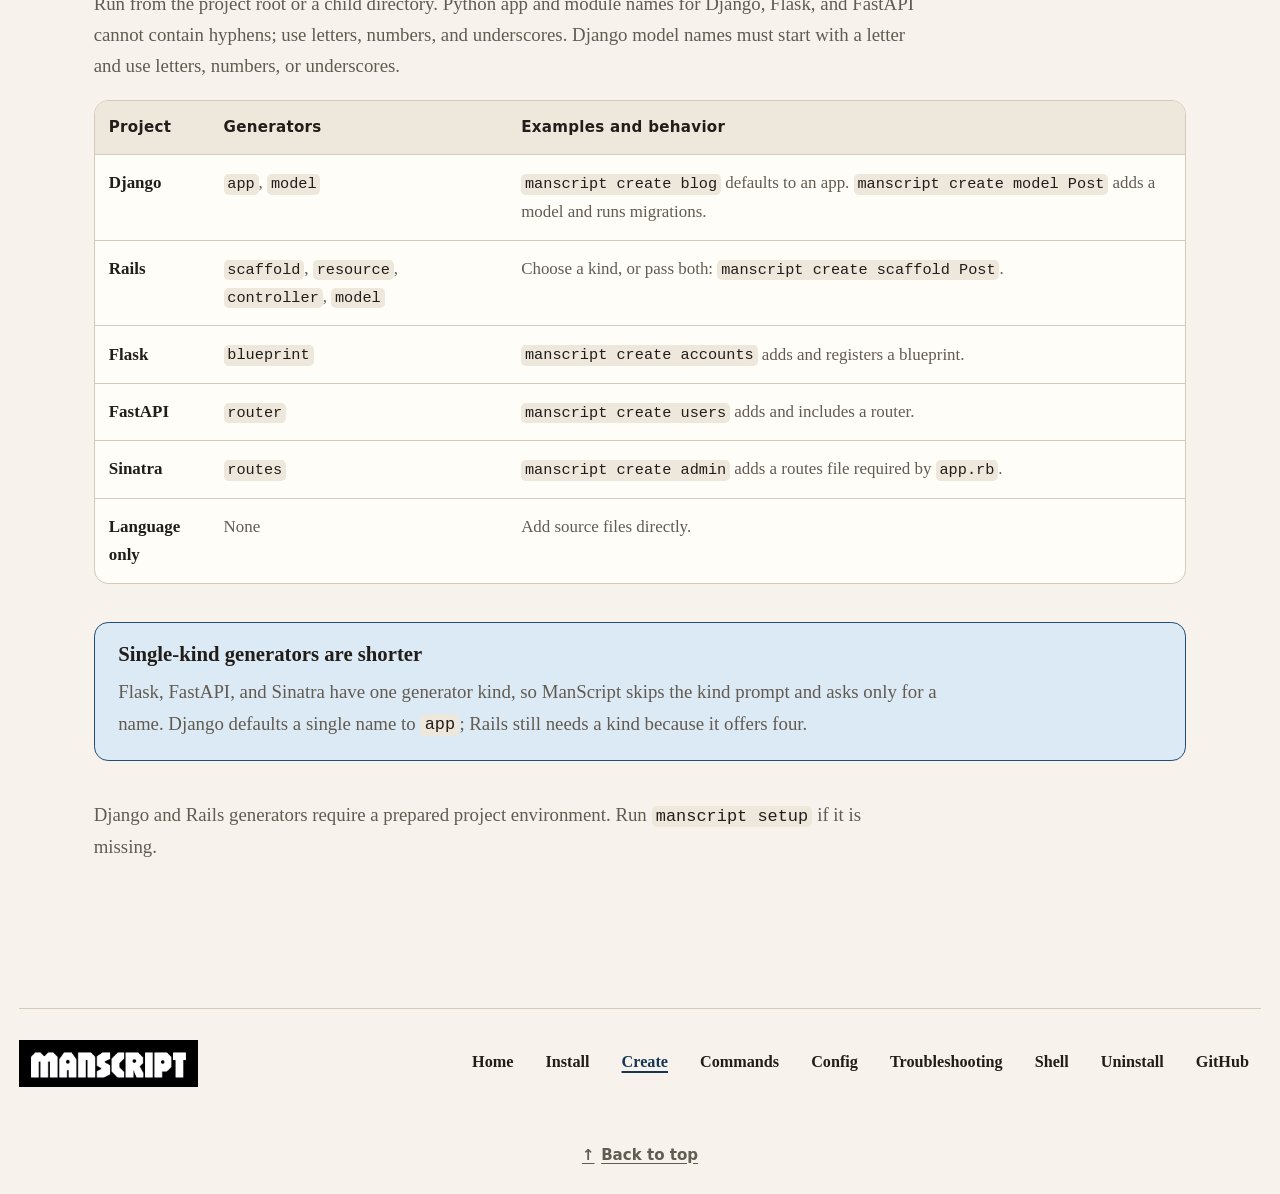
<file: docs/create.html>
<!DOCTYPE html>
<html lang="en" id="top">
<head>
  <meta charset="utf-8"><meta name="viewport" content="width=device-width, initial-scale=1">
  <title>Create projects with ManScript</title>
  <meta name="description" content="Create new ManScript projects and generate framework apps, routes, models, controllers, and resources.">
  <link rel="icon" type="image/png" href="static/favicon.png"><link rel="apple-touch-icon" href="static/favicon.png"><link rel="stylesheet" href="style.css">
</head>
<body>
  <a class="skip-link" href="#main">Skip to content</a>
  <header class="site-header"><a class="brand" href="index.html" aria-label="ManScript home"><img src="static/manscript-logo.jpg" alt="ManScript" width="220" height="58"></a><nav class="site-nav" aria-label="Primary"><a href="index.html">Home</a><a href="install.html">Install</a><a href="create.html" aria-current="page">Create</a><a href="commands.html">Commands</a><a href="config.html">Config</a><a href="troubleshooting.html">Troubleshooting</a><a href="shell.html">Shell</a><a href="uninstall.html">Uninstall</a><a href="https://github.com/Harsha-Fernando/manscript" rel="noopener noreferrer">GitHub</a></nav></header>
  <main id="main">
    <p class="eyebrow">Projects and generators</p>
    <h1>Create</h1>
    <p class="lede"><code>manscript create</code> starts a project when no <code>manscript.toml</code> is found. Inside a ManScript project, it adds something supported by that framework instead of nesting another project.</p>

    <h2>Start a new project</h2>
    <pre><code>manscript create</code></pre>
    <ol>
      <li>Choose Python, Ruby, C, C++, Java, Go, Rust, PHP, or C#.</li>
      <li>For Python or Ruby, choose a framework or <strong>None</strong>. C, C++, Java, Go, Rust, PHP, and C# skip this prompt because each has one language-only project kind.</li>
      <li>Enter the new folder name.</li>
    </ol>
    <p>Project folder names may contain ASCII letters, numbers, hyphens, and underscores, but not spaces or paths. ManScript asks before continuing into an existing non-empty directory.</p>
    <pre><code>cd the-name-you-chose
manscript run</code></pre>

    <p>Scripts and CI may provide the stack and name directly:</p>
    <pre><code>manscript create django myproject
manscript create python utility
manscript create c hello
manscript create java sample
manscript create go service
manscript create rust worker
manscript create php site
manscript create csharp console-app</code></pre>
    <p>The global <code>--yes</code> or <code>-y</code> flag accepts confirmation prompts. It does not provide missing wizard answers in a non-interactive terminal.</p>

    <h2>What you see while it works</h2>
    <p>The command identifies the selected stack and project, then reports a numbered pipeline: platform detection, runtime resolution, environment creation, framework or starter-file generation, and configuration. Each completed stage receives a checkmark. A final <code>DONE</code> message is followed by the exact <code>cd</code>, <code>run</code>, and <code>shell</code> commands for the new project.</p>

    <h2>Supported project kinds</h2>
    <p>Go, Rust, PHP, and C# are language-only stacks with no framework prompt. The Python and Ruby framework list is unchanged.</p>
    <div class="table-wrap">
      <table>
        <thead><tr><th scope="col">Language</th><th scope="col">Framework choices</th><th scope="col">Language only</th><th scope="col">Default version</th></tr></thead>
        <tbody>
          <tr><th scope="row">Python</th><td>Django 5.2, FastAPI 0.115, Flask 3.1</td><td><code>python</code></td><td>Python 3.13</td></tr>
          <tr><th scope="row">Ruby</th><td>Rails 8.0, Sinatra 4.1</td><td><code>ruby</code></td><td>Ruby 3.4</td></tr>
          <tr><th scope="row">C</th><td>None</td><td><code>c</code></td><td>System compiler</td></tr>
          <tr><th scope="row">C++</th><td>None</td><td><code>cpp</code></td><td>System compiler</td></tr>
          <tr><th scope="row">Java</th><td>None</td><td><code>java</code></td><td>JDK 17+</td></tr>
          <tr><th scope="row">Go</th><td>None</td><td><code>go</code></td><td>Go 1.25</td></tr>
          <tr><th scope="row">Rust</th><td>None</td><td><code>rust</code></td><td>Rust stable</td></tr>
          <tr><th scope="row">PHP</th><td>None</td><td><code>php</code></td><td>PHP 8.4</td></tr>
          <tr><th scope="row">C#</th><td>None</td><td><code>csharp</code></td><td>.NET 10</td></tr>
        </tbody>
      </table>
    </div>

    <h2>What gets generated</h2>
    <ul>
      <li><strong>Django:</strong> a Django project, pinned requirement, and commands for the development server and tests.</li>
      <li><strong>FastAPI:</strong> an application with Uvicorn and pytest commands.</li>
      <li><strong>Flask:</strong> an application with Flask development server and pytest commands.</li>
      <li><strong>Rails:</strong> a Rails project using SQLite, with run, test, and <code>bin/rails assets:precompile</code> build commands.</li>
      <li><strong>Sinatra:</strong> <code>app.rb</code>, a Gemfile, and a Ruby run command.</li>
      <li><strong>Language only:</strong> starter source and manifest files with suitable commands for Python, Ruby, C, C++, Java, Go, Rust, PHP, or C#.</li>
    </ul>
    <p>Go projects include <code>go.mod</code> and <code>main.go</code>; Rust projects include <code>Cargo.toml</code> and <code>src/main.rs</code>; PHP projects include <code>composer.json</code> and <code>main.php</code>; C# projects include <code>Program.cs</code> and a sanitized <code>.csproj</code> name. All variants include <code>manscript.toml</code>, a project environment under <code>.manscript/environment</code>, and ManScript entries in <code>.gitignore</code>.</p>
    <p>By default, runtime setup prefers a suitable system installation. If Go, Rust, PHP, or .NET is unavailable, ManScript can offer a confirmed mise-managed fallback below <code>MANSCRIPT_HOME</code>; an explicit runtime provider overrides that order. Dependency preparation then runs the language's direct argv workflow: <code>go mod download</code>, <code>cargo fetch</code>, <code>composer install</code>, or <code>dotnet restore</code>.</p>

    <h2>Generate inside a project</h2>
    <p>Run from the project root or a child directory. Python app and module names for Django, Flask, and FastAPI cannot contain hyphens; use letters, numbers, and underscores. Django model names must start with a letter and use letters, numbers, or underscores.</p>
    <div class="table-wrap">
      <table>
        <thead><tr><th scope="col">Project</th><th scope="col">Generators</th><th scope="col">Examples and behavior</th></tr></thead>
        <tbody>
          <tr><th scope="row">Django</th><td><code>app</code>, <code>model</code></td><td><code>manscript create blog</code> defaults to an app. <code>manscript create model Post</code> adds a model and runs migrations.</td></tr>
          <tr><th scope="row">Rails</th><td><code>scaffold</code>, <code>resource</code>, <code>controller</code>, <code>model</code></td><td>Choose a kind, or pass both: <code>manscript create scaffold Post</code>.</td></tr>
          <tr><th scope="row">Flask</th><td><code>blueprint</code></td><td><code>manscript create accounts</code> adds and registers a blueprint.</td></tr>
          <tr><th scope="row">FastAPI</th><td><code>router</code></td><td><code>manscript create users</code> adds and includes a router.</td></tr>
          <tr><th scope="row">Sinatra</th><td><code>routes</code></td><td><code>manscript create admin</code> adds a routes file required by <code>app.rb</code>.</td></tr>
          <tr><th scope="row">Language only</th><td>None</td><td>Add source files directly.</td></tr>
        </tbody>
      </table>
    </div>
    <aside class="callout"><h3>Single-kind generators are shorter</h3><p>Flask, FastAPI, and Sinatra have one generator kind, so ManScript skips the kind prompt and asks only for a name. Django defaults a single name to <code>app</code>; Rails still needs a kind because it offers four.</p></aside>
    <p>Django and Rails generators require a prepared project environment. Run <code>manscript setup</code> if it is missing.</p>
  </main>
  <footer class="site-footer"><a class="brand" href="index.html" aria-label="ManScript home"><img src="static/manscript-logo.jpg" alt="ManScript" width="220" height="58"></a><nav class="site-nav" aria-label="Footer"><a href="index.html">Home</a><a href="install.html">Install</a><a href="create.html" aria-current="page">Create</a><a href="commands.html">Commands</a><a href="config.html">Config</a><a href="troubleshooting.html">Troubleshooting</a><a href="shell.html">Shell</a><a href="uninstall.html">Uninstall</a><a href="https://github.com/Harsha-Fernando/manscript" rel="noopener noreferrer">GitHub</a></nav></footer>
  <a class="to-top" href="#top">Back to top</a><script src="copy.js" defer></script>
</body>
</html>
</file>
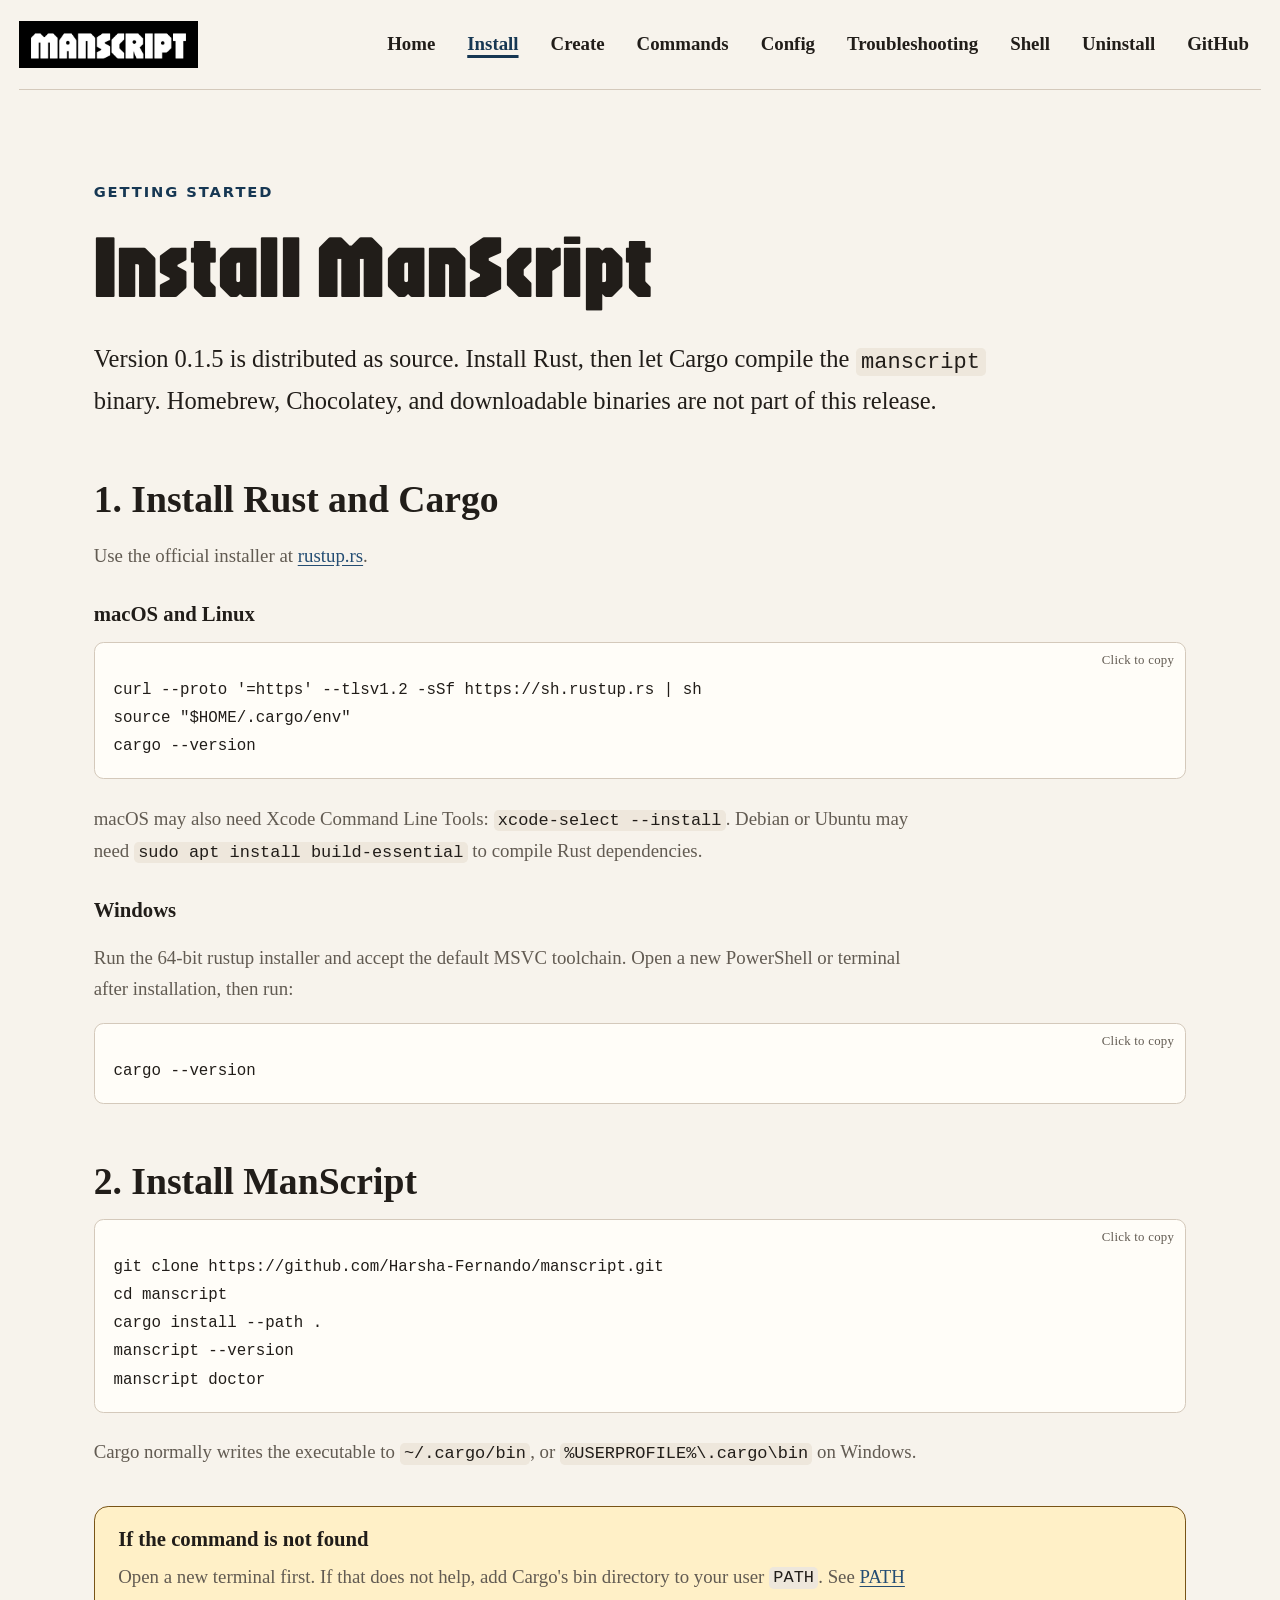
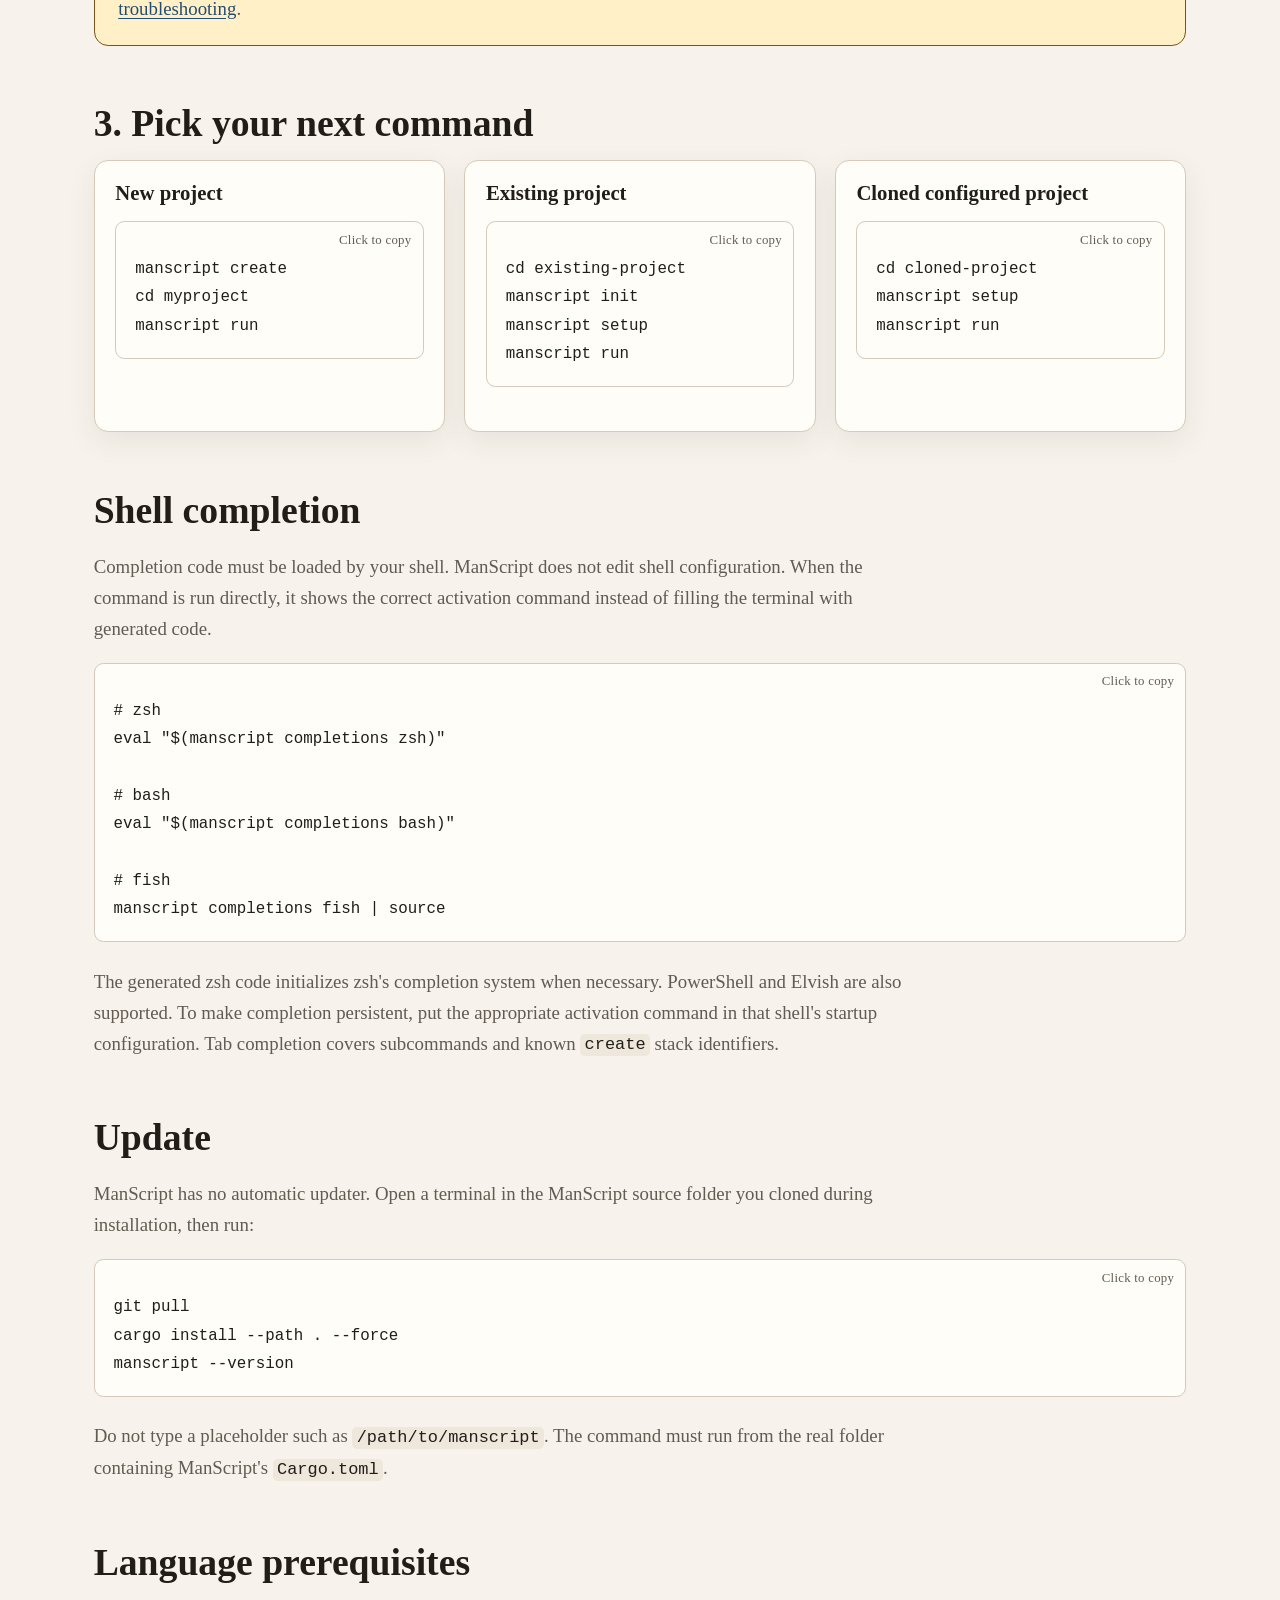
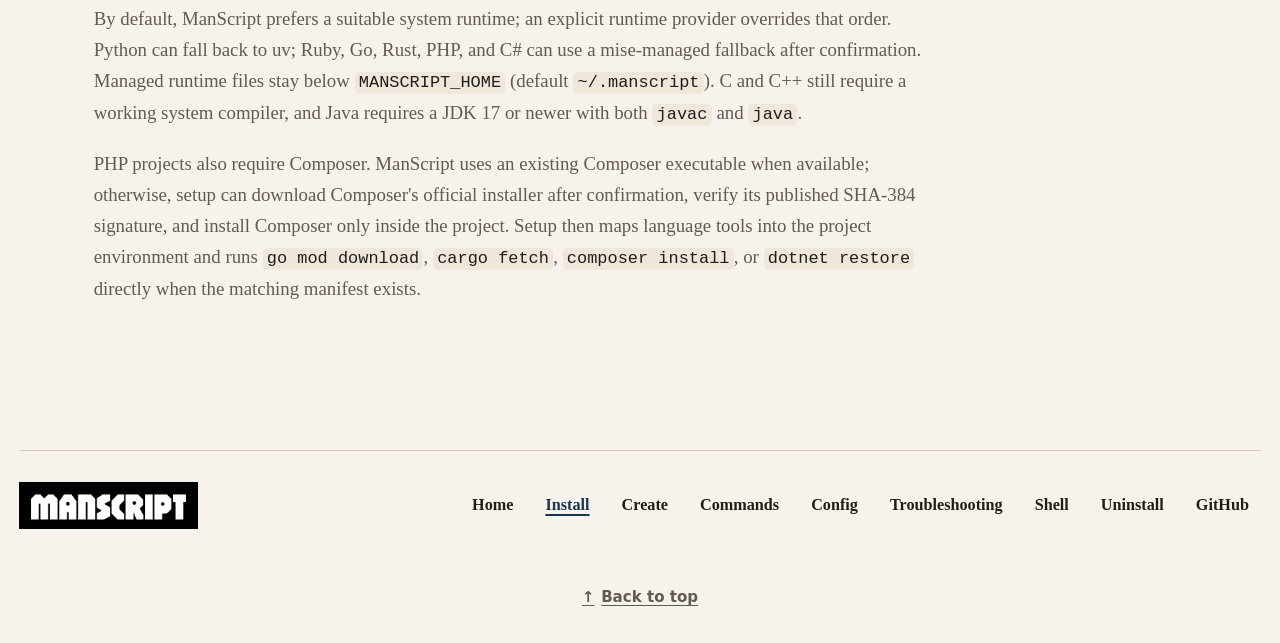
<file: docs/install.html>
<!DOCTYPE html>
<html lang="en" id="top">
<head>
  <meta charset="utf-8">
  <meta name="viewport" content="width=device-width, initial-scale=1">
  <title>Install ManScript</title>
  <meta name="description" content="Install, update, verify, and configure shell completion for ManScript 0.1.5.">
  <link rel="icon" type="image/png" href="static/favicon.png"><link rel="apple-touch-icon" href="static/favicon.png"><link rel="stylesheet" href="style.css">
</head>
<body>
  <a class="skip-link" href="#main">Skip to content</a>
  <header class="site-header"><a class="brand" href="index.html" aria-label="ManScript home"><img src="static/manscript-logo.jpg" alt="ManScript" width="220" height="58"></a><nav class="site-nav" aria-label="Primary"><a href="index.html">Home</a><a href="install.html" aria-current="page">Install</a><a href="create.html">Create</a><a href="commands.html">Commands</a><a href="config.html">Config</a><a href="troubleshooting.html">Troubleshooting</a><a href="shell.html">Shell</a><a href="uninstall.html">Uninstall</a><a href="https://github.com/Harsha-Fernando/manscript" rel="noopener noreferrer">GitHub</a></nav></header>
  <main id="main">
    <p class="eyebrow">Getting started</p>
    <h1>Install ManScript</h1>
    <p class="lede">Version 0.1.5 is distributed as source. Install Rust, then let Cargo compile the <code>manscript</code> binary. Homebrew, Chocolatey, and downloadable binaries are not part of this release.</p>

    <h2>1. Install Rust and Cargo</h2>
    <p>Use the official installer at <a href="https://rustup.rs">rustup.rs</a>.</p>
    <h3>macOS and Linux</h3>
    <pre><code>curl --proto '=https' --tlsv1.2 -sSf https://sh.rustup.rs | sh
source "$HOME/.cargo/env"
cargo --version</code></pre>
    <p>macOS may also need Xcode Command Line Tools: <code>xcode-select --install</code>. Debian or Ubuntu may need <code>sudo apt install build-essential</code> to compile Rust dependencies.</p>
    <h3>Windows</h3>
    <p>Run the 64-bit rustup installer and accept the default MSVC toolchain. Open a new PowerShell or terminal after installation, then run:</p>
    <pre><code>cargo --version</code></pre>

    <h2>2. Install ManScript</h2>
    <pre><code>git clone https://github.com/Harsha-Fernando/manscript.git
cd manscript
cargo install --path .
manscript --version
manscript doctor</code></pre>
    <p>Cargo normally writes the executable to <code>~/.cargo/bin</code>, or <code>%USERPROFILE%\.cargo\bin</code> on Windows.</p>
    <aside class="callout warning"><h3>If the command is not found</h3><p>Open a new terminal first. If that does not help, add Cargo's bin directory to your user <code>PATH</code>. See <a href="troubleshooting.html#path">PATH troubleshooting</a>.</p></aside>

    <h2>3. Pick your next command</h2>
    <div class="card-grid">
      <article class="card"><h3>New project</h3><pre><code>manscript create
cd myproject
manscript run</code></pre></article>
      <article class="card"><h3>Existing project</h3><pre><code>cd existing-project
manscript init
manscript setup
manscript run</code></pre></article>
      <article class="card"><h3>Cloned configured project</h3><pre><code>cd cloned-project
manscript setup
manscript run</code></pre></article>
    </div>

    <h2>Shell completion</h2>
    <p>Completion code must be loaded by your shell. ManScript does not edit shell configuration. When the command is run directly, it shows the correct activation command instead of filling the terminal with generated code.</p>
    <pre><code># zsh
eval "$(manscript completions zsh)"

# bash
eval "$(manscript completions bash)"

# fish
manscript completions fish | source</code></pre>
    <p>The generated zsh code initializes zsh's completion system when necessary. PowerShell and Elvish are also supported. To make completion persistent, put the appropriate activation command in that shell's startup configuration. Tab completion covers subcommands and known <code>create</code> stack identifiers.</p>

    <h2>Update</h2>
    <p>ManScript has no automatic updater. Open a terminal in the ManScript source folder you cloned during installation, then run:</p>
    <pre><code>git pull
cargo install --path . --force
manscript --version</code></pre>
    <p>Do not type a placeholder such as <code>/path/to/manscript</code>. The command must run from the real folder containing ManScript's <code>Cargo.toml</code>.</p>

    <h2>Language prerequisites</h2>
    <p>By default, ManScript prefers a suitable system runtime; an explicit runtime provider overrides that order. Python can fall back to uv; Ruby, Go, Rust, PHP, and C# can use a mise-managed fallback after confirmation. Managed runtime files stay below <code>MANSCRIPT_HOME</code> (default <code>~/.manscript</code>). C and C++ still require a working system compiler, and Java requires a JDK 17 or newer with both <code>javac</code> and <code>java</code>.</p>
    <p>PHP projects also require Composer. ManScript uses an existing Composer executable when available; otherwise, setup can download Composer's official installer after confirmation, verify its published SHA-384 signature, and install Composer only inside the project. Setup then maps language tools into the project environment and runs <code>go mod download</code>, <code>cargo fetch</code>, <code>composer install</code>, or <code>dotnet restore</code> directly when the matching manifest exists.</p>
  </main>
  <footer class="site-footer"><a class="brand" href="index.html" aria-label="ManScript home"><img src="static/manscript-logo.jpg" alt="ManScript" width="220" height="58"></a><nav class="site-nav" aria-label="Footer"><a href="index.html">Home</a><a href="install.html" aria-current="page">Install</a><a href="create.html">Create</a><a href="commands.html">Commands</a><a href="config.html">Config</a><a href="troubleshooting.html">Troubleshooting</a><a href="shell.html">Shell</a><a href="uninstall.html">Uninstall</a><a href="https://github.com/Harsha-Fernando/manscript" rel="noopener noreferrer">GitHub</a></nav></footer>
  <a class="to-top" href="#top">Back to top</a><script src="copy.js" defer></script>
</body>
</html>
</file>
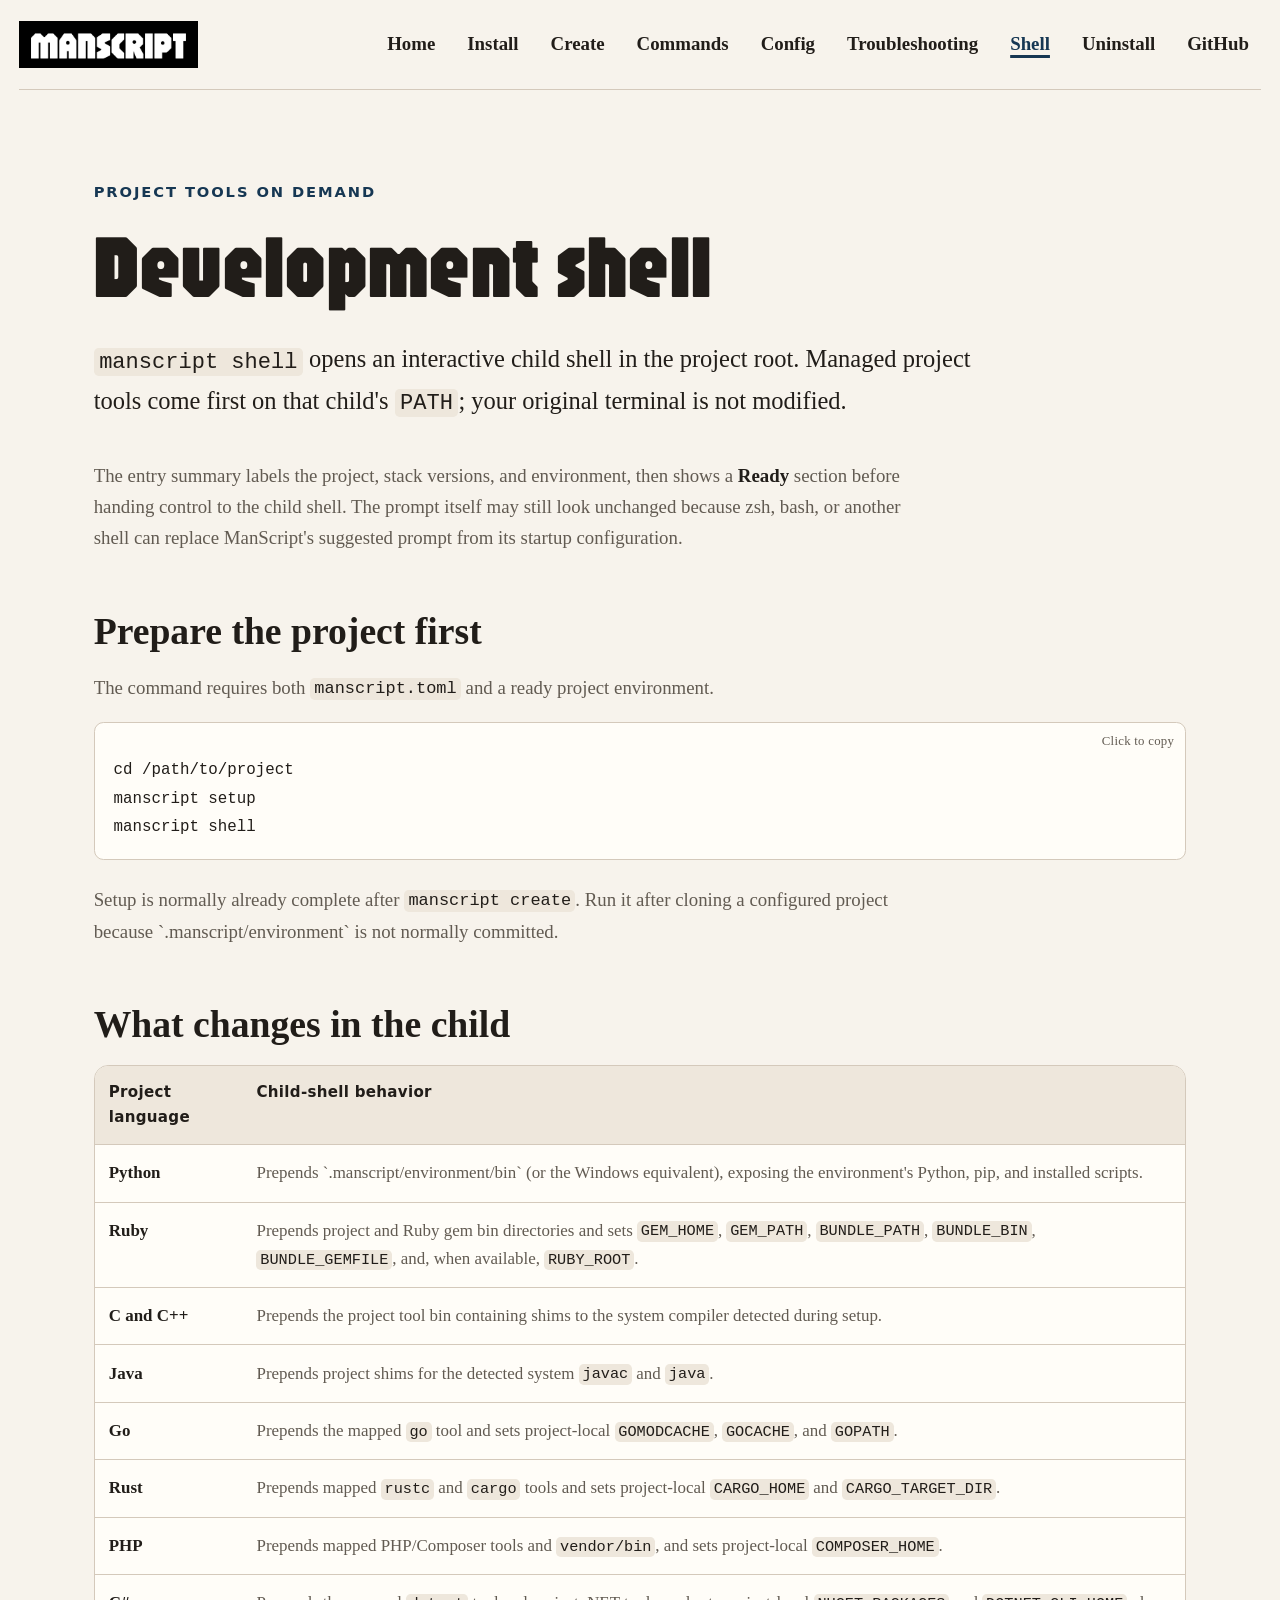
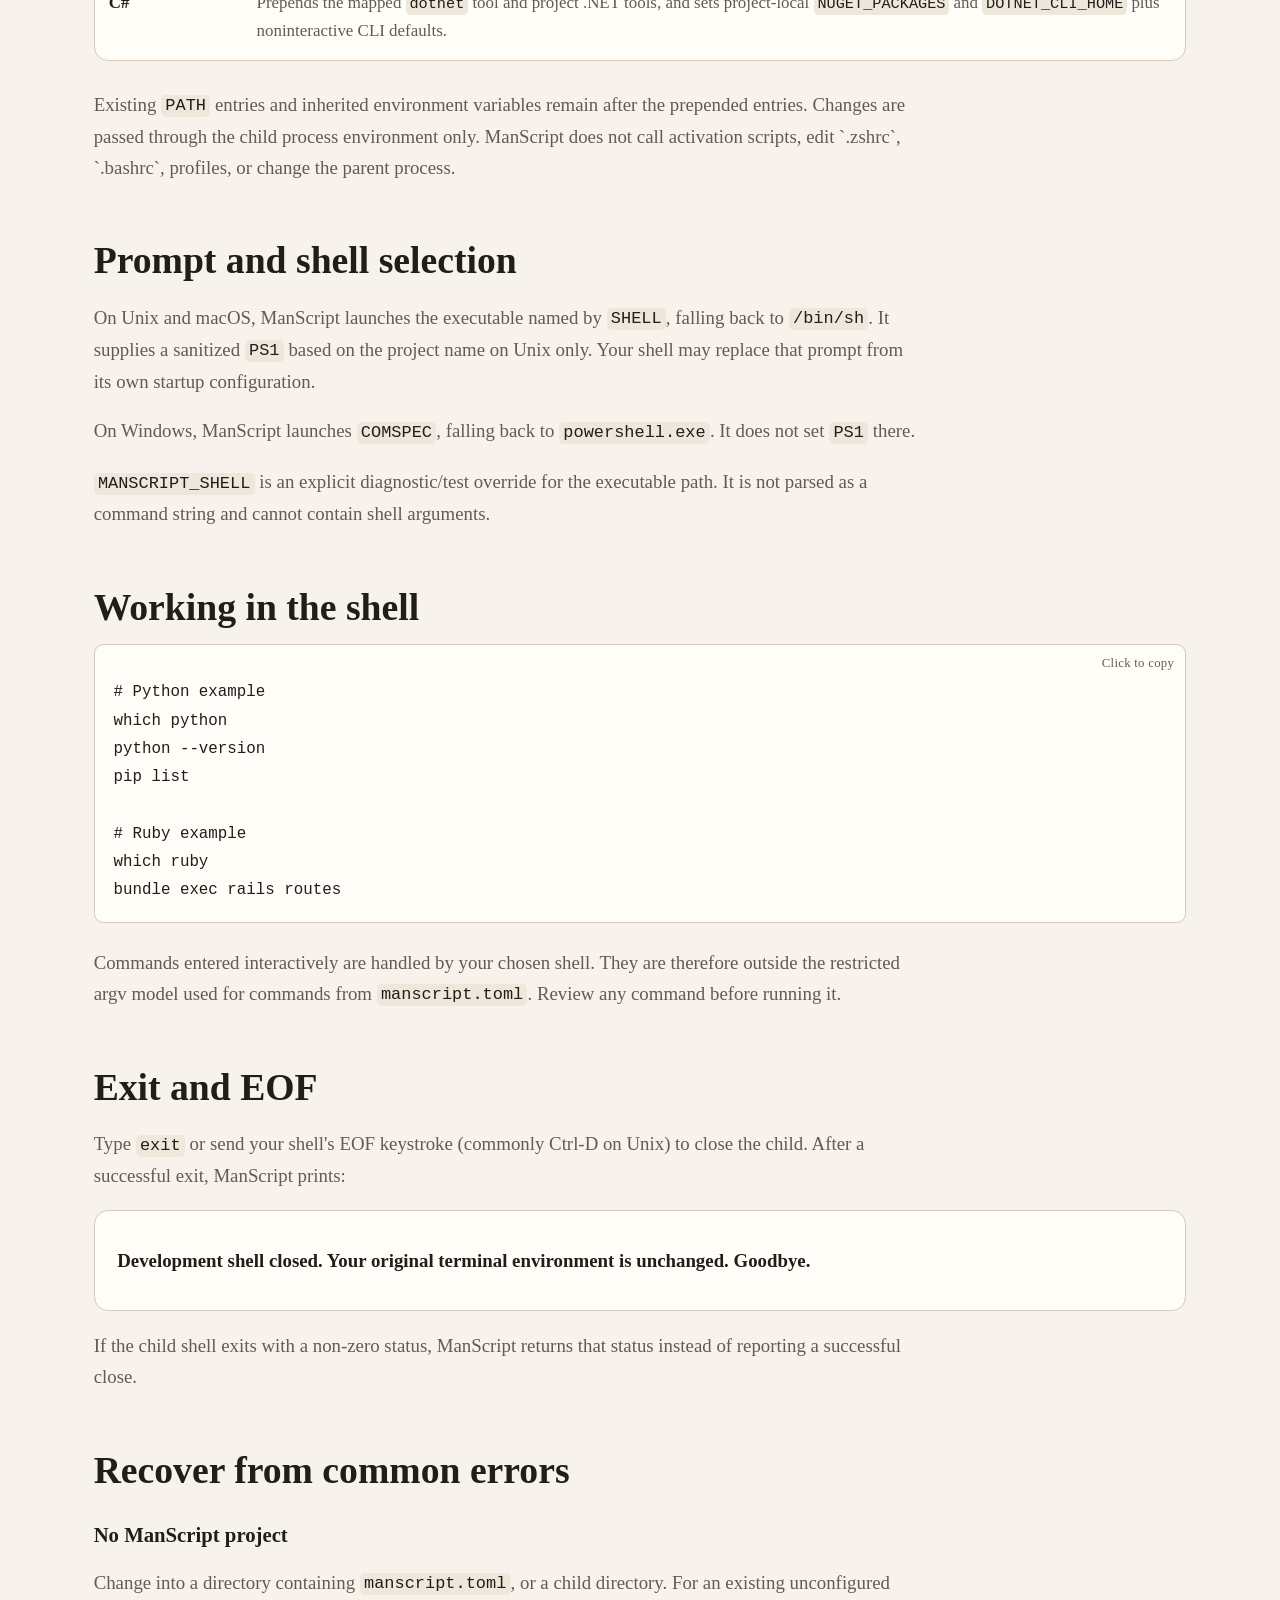
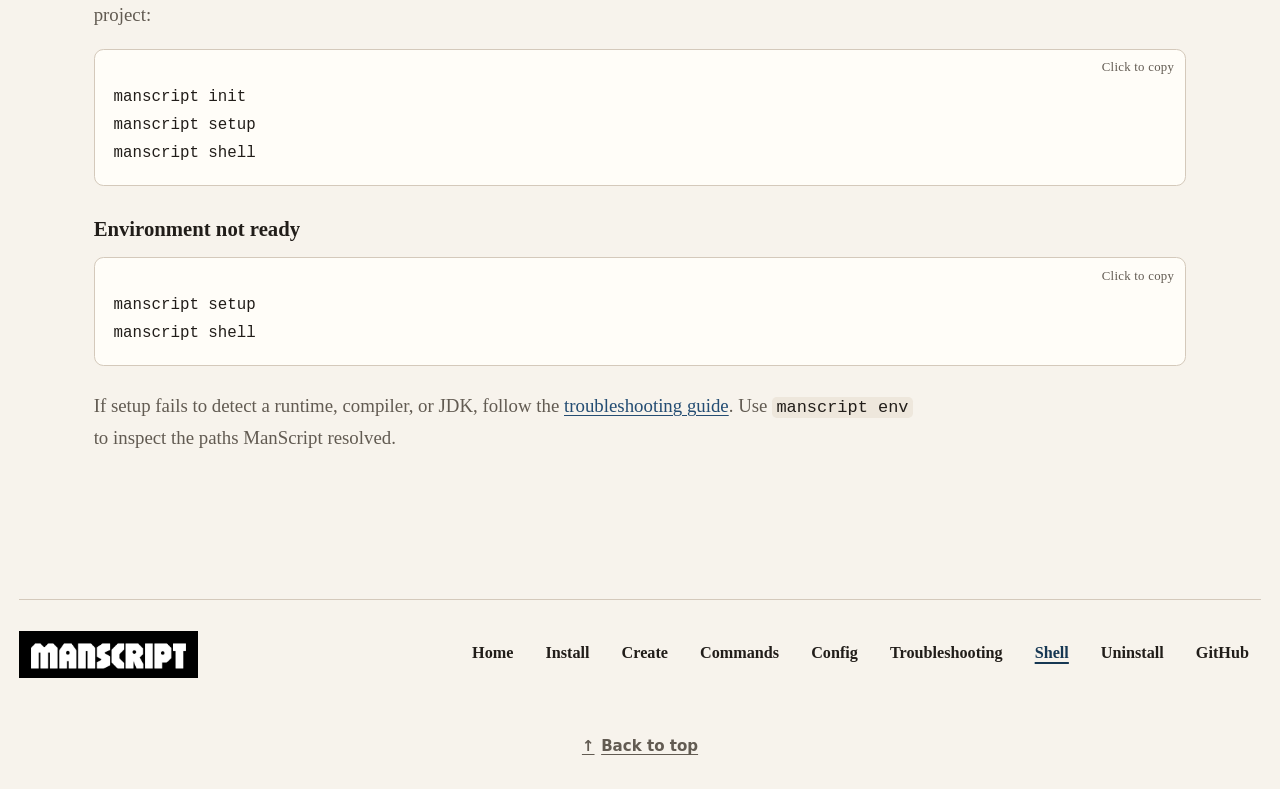
<file: docs/shell.html>
<!DOCTYPE html>
<html lang="en" id="top">
<head>
  <meta charset="utf-8"><meta name="viewport" content="width=device-width, initial-scale=1">
  <title>Development shell — ManScript</title>
  <meta name="description" content="Use ManScript's temporary project-aware child shell for Python, Ruby, C, C++, Java, Go, Rust, PHP, and C# tools.">
  <link rel="icon" type="image/png" href="static/favicon.png"><link rel="apple-touch-icon" href="static/favicon.png"><link rel="stylesheet" href="style.css">
</head>
<body>
  <a class="skip-link" href="#main">Skip to content</a>
  <header class="site-header"><a class="brand" href="index.html" aria-label="ManScript home"><img src="static/manscript-logo.jpg" alt="ManScript" width="220" height="58"></a><nav class="site-nav" aria-label="Primary"><a href="index.html">Home</a><a href="install.html">Install</a><a href="create.html">Create</a><a href="commands.html">Commands</a><a href="config.html">Config</a><a href="troubleshooting.html">Troubleshooting</a><a href="shell.html" aria-current="page">Shell</a><a href="uninstall.html">Uninstall</a><a href="https://github.com/Harsha-Fernando/manscript" rel="noopener noreferrer">GitHub</a></nav></header>
  <main id="main">
    <p class="eyebrow">Project tools on demand</p><h1>Development shell</h1>
    <p class="lede"><code>manscript shell</code> opens an interactive child shell in the project root. Managed project tools come first on that child's <code>PATH</code>; your original terminal is not modified.</p>

    <p>The entry summary labels the project, stack versions, and environment, then shows a <strong>Ready</strong> section before handing control to the child shell. The prompt itself may still look unchanged because zsh, bash, or another shell can replace ManScript's suggested prompt from its startup configuration.</p>

    <h2>Prepare the project first</h2>
    <p>The command requires both <code>manscript.toml</code> and a ready project environment.</p>
    <pre><code>cd /path/to/project
manscript setup
manscript shell</code></pre>
    <p>Setup is normally already complete after <code>manscript create</code>. Run it after cloning a configured project because `.manscript/environment` is not normally committed.</p>

    <h2>What changes in the child</h2>
    <div class="table-wrap">
      <table>
        <thead><tr><th scope="col">Project language</th><th scope="col">Child-shell behavior</th></tr></thead>
        <tbody>
          <tr><th scope="row">Python</th><td>Prepends `.manscript/environment/bin` (or the Windows equivalent), exposing the environment's Python, pip, and installed scripts.</td></tr>
          <tr><th scope="row">Ruby</th><td>Prepends project and Ruby gem bin directories and sets <code>GEM_HOME</code>, <code>GEM_PATH</code>, <code>BUNDLE_PATH</code>, <code>BUNDLE_BIN</code>, <code>BUNDLE_GEMFILE</code>, and, when available, <code>RUBY_ROOT</code>.</td></tr>
          <tr><th scope="row">C and C++</th><td>Prepends the project tool bin containing shims to the system compiler detected during setup.</td></tr>
          <tr><th scope="row">Java</th><td>Prepends project shims for the detected system <code>javac</code> and <code>java</code>.</td></tr>
          <tr><th scope="row">Go</th><td>Prepends the mapped <code>go</code> tool and sets project-local <code>GOMODCACHE</code>, <code>GOCACHE</code>, and <code>GOPATH</code>.</td></tr>
          <tr><th scope="row">Rust</th><td>Prepends mapped <code>rustc</code> and <code>cargo</code> tools and sets project-local <code>CARGO_HOME</code> and <code>CARGO_TARGET_DIR</code>.</td></tr>
          <tr><th scope="row">PHP</th><td>Prepends mapped PHP/Composer tools and <code>vendor/bin</code>, and sets project-local <code>COMPOSER_HOME</code>.</td></tr>
          <tr><th scope="row">C#</th><td>Prepends the mapped <code>dotnet</code> tool and project .NET tools, and sets project-local <code>NUGET_PACKAGES</code> and <code>DOTNET_CLI_HOME</code> plus noninteractive CLI defaults.</td></tr>
        </tbody>
      </table>
    </div>
    <p>Existing <code>PATH</code> entries and inherited environment variables remain after the prepended entries. Changes are passed through the child process environment only. ManScript does not call activation scripts, edit `.zshrc`, `.bashrc`, profiles, or change the parent process.</p>

    <h2>Prompt and shell selection</h2>
    <p>On Unix and macOS, ManScript launches the executable named by <code>SHELL</code>, falling back to <code>/bin/sh</code>. It supplies a sanitized <code>PS1</code> based on the project name on Unix only. Your shell may replace that prompt from its own startup configuration.</p>
    <p>On Windows, ManScript launches <code>COMSPEC</code>, falling back to <code>powershell.exe</code>. It does not set <code>PS1</code> there.</p>
    <p><code>MANSCRIPT_SHELL</code> is an explicit diagnostic/test override for the executable path. It is not parsed as a command string and cannot contain shell arguments.</p>

    <h2>Working in the shell</h2>
    <pre><code># Python example
which python
python --version
pip list

# Ruby example
which ruby
bundle exec rails routes</code></pre>
    <p>Commands entered interactively are handled by your chosen shell. They are therefore outside the restricted argv model used for commands from <code>manscript.toml</code>. Review any command before running it.</p>

    <h2>Exit and EOF</h2>
    <p>Type <code>exit</code> or send your shell's EOF keystroke (commonly Ctrl-D on Unix) to close the child. After a successful exit, ManScript prints:</p>
    <blockquote><p>Development shell closed. Your original terminal environment is unchanged. Goodbye.</p></blockquote>
    <p>If the child shell exits with a non-zero status, ManScript returns that status instead of reporting a successful close.</p>

    <h2>Recover from common errors</h2>
    <h3>No ManScript project</h3>
    <p>Change into a directory containing <code>manscript.toml</code>, or a child directory. For an existing unconfigured project:</p>
    <pre><code>manscript init
manscript setup
manscript shell</code></pre>
    <h3>Environment not ready</h3>
    <pre><code>manscript setup
manscript shell</code></pre>
    <p>If setup fails to detect a runtime, compiler, or JDK, follow the <a href="troubleshooting.html">troubleshooting guide</a>. Use <code>manscript env</code> to inspect the paths ManScript resolved.</p>
  </main>
  <footer class="site-footer"><a class="brand" href="index.html" aria-label="ManScript home"><img src="static/manscript-logo.jpg" alt="ManScript" width="220" height="58"></a><nav class="site-nav" aria-label="Footer"><a href="index.html">Home</a><a href="install.html">Install</a><a href="create.html">Create</a><a href="commands.html">Commands</a><a href="config.html">Config</a><a href="troubleshooting.html">Troubleshooting</a><a href="shell.html" aria-current="page">Shell</a><a href="uninstall.html">Uninstall</a><a href="https://github.com/Harsha-Fernando/manscript" rel="noopener noreferrer">GitHub</a></nav></footer>
  <a class="to-top" href="#top">Back to top</a><script src="copy.js" defer></script>
</body>
</html>
</file>
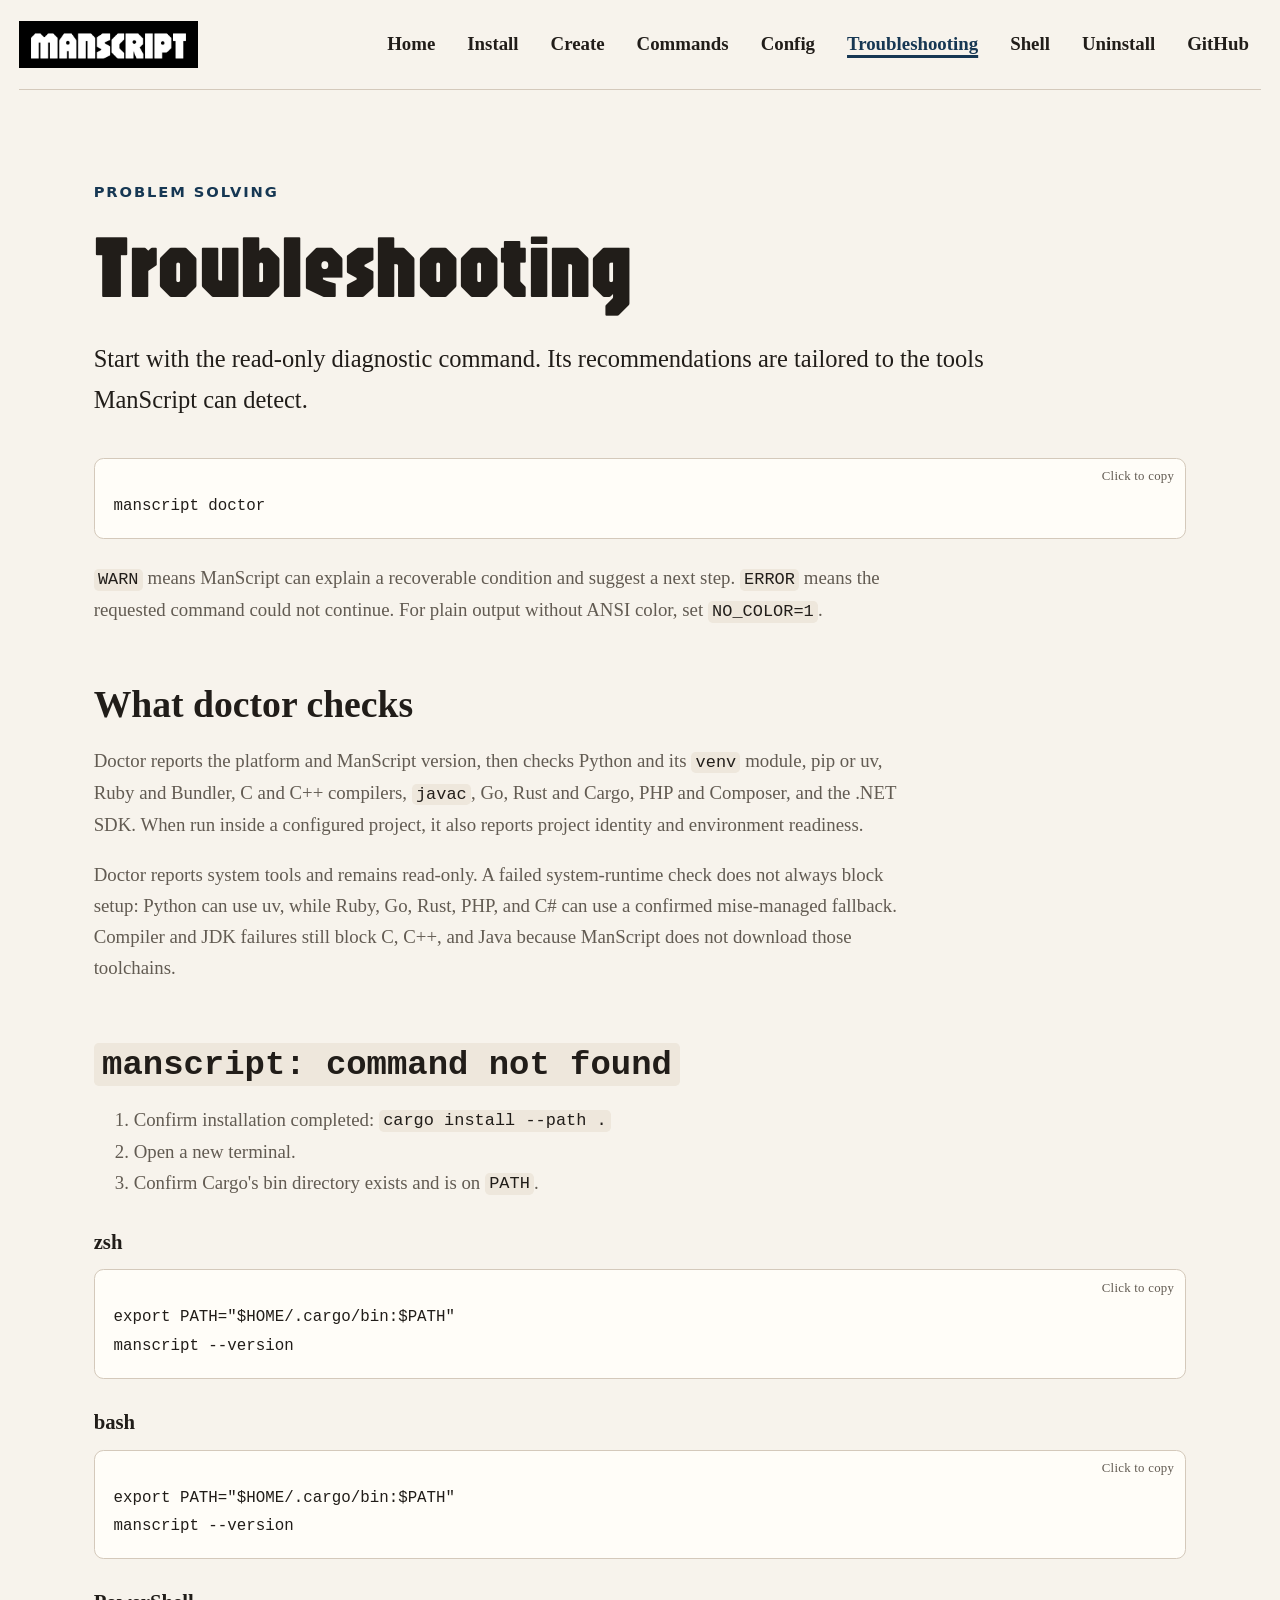
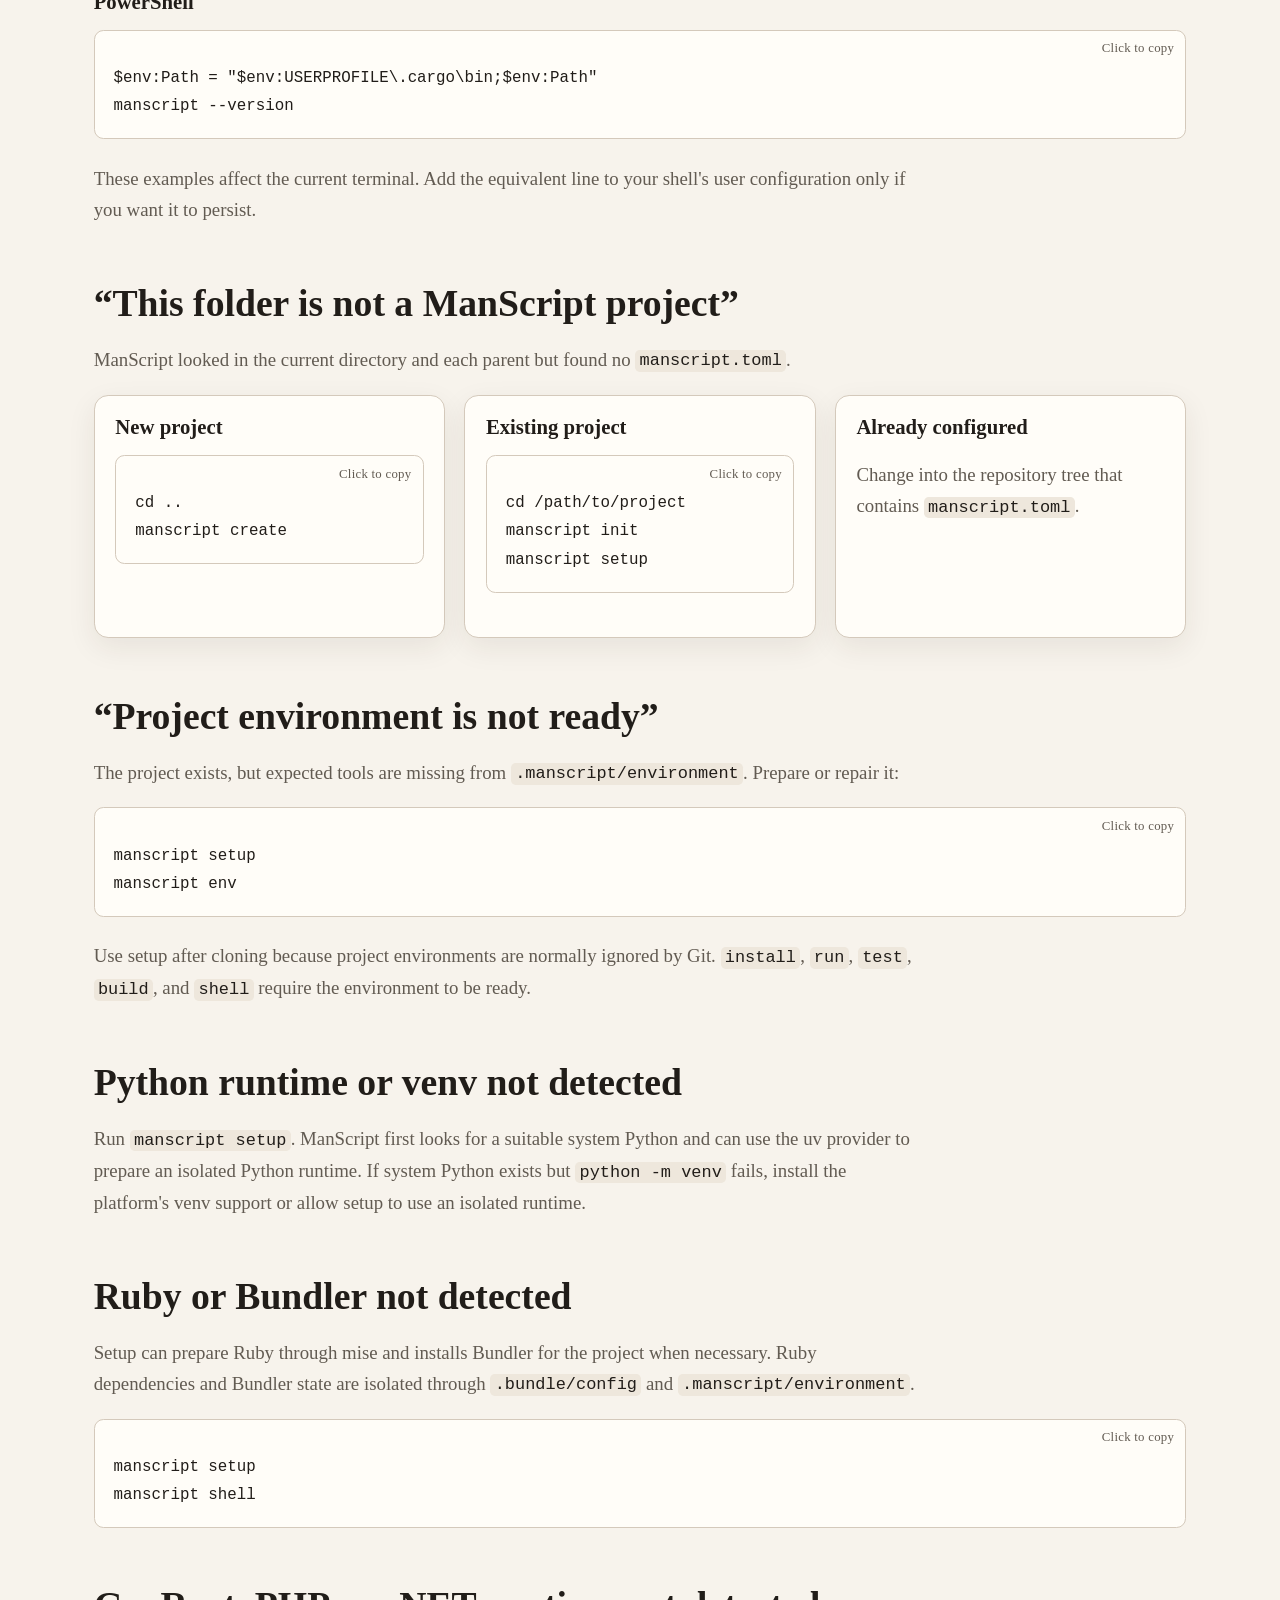
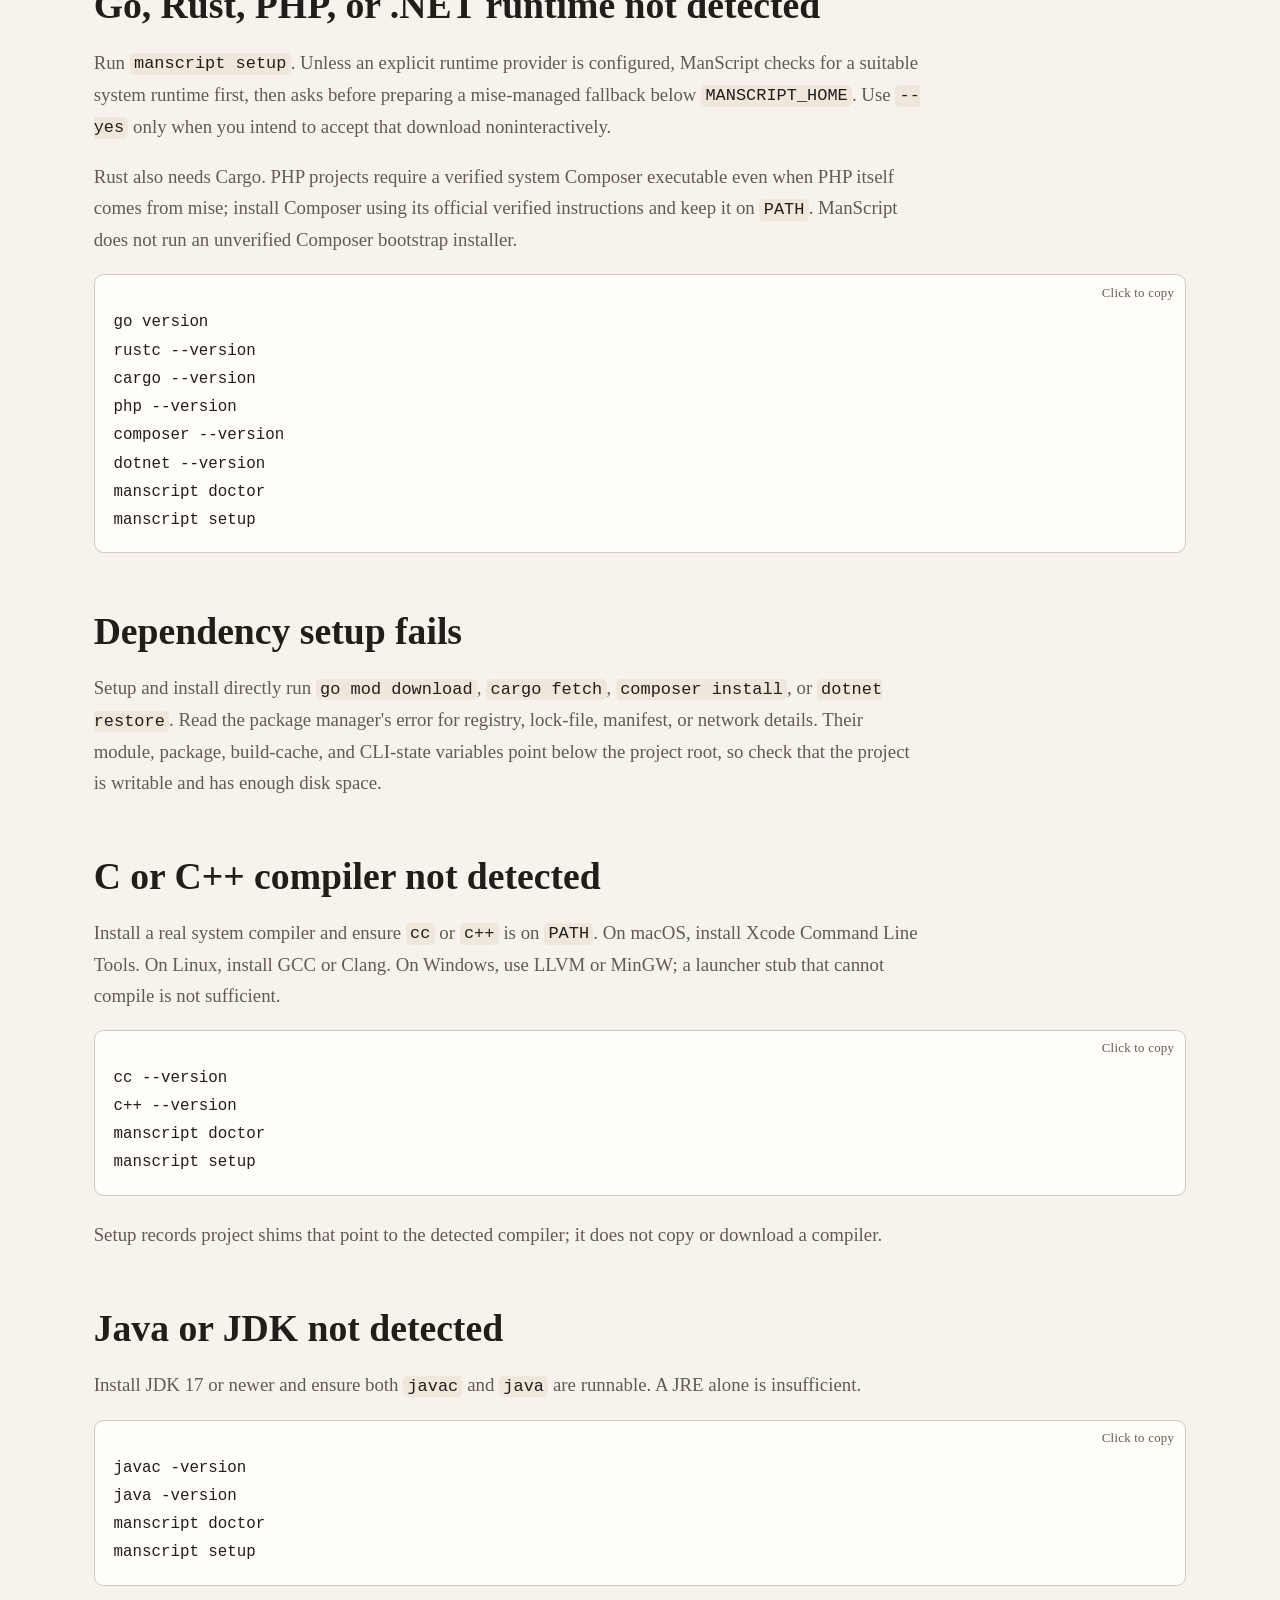
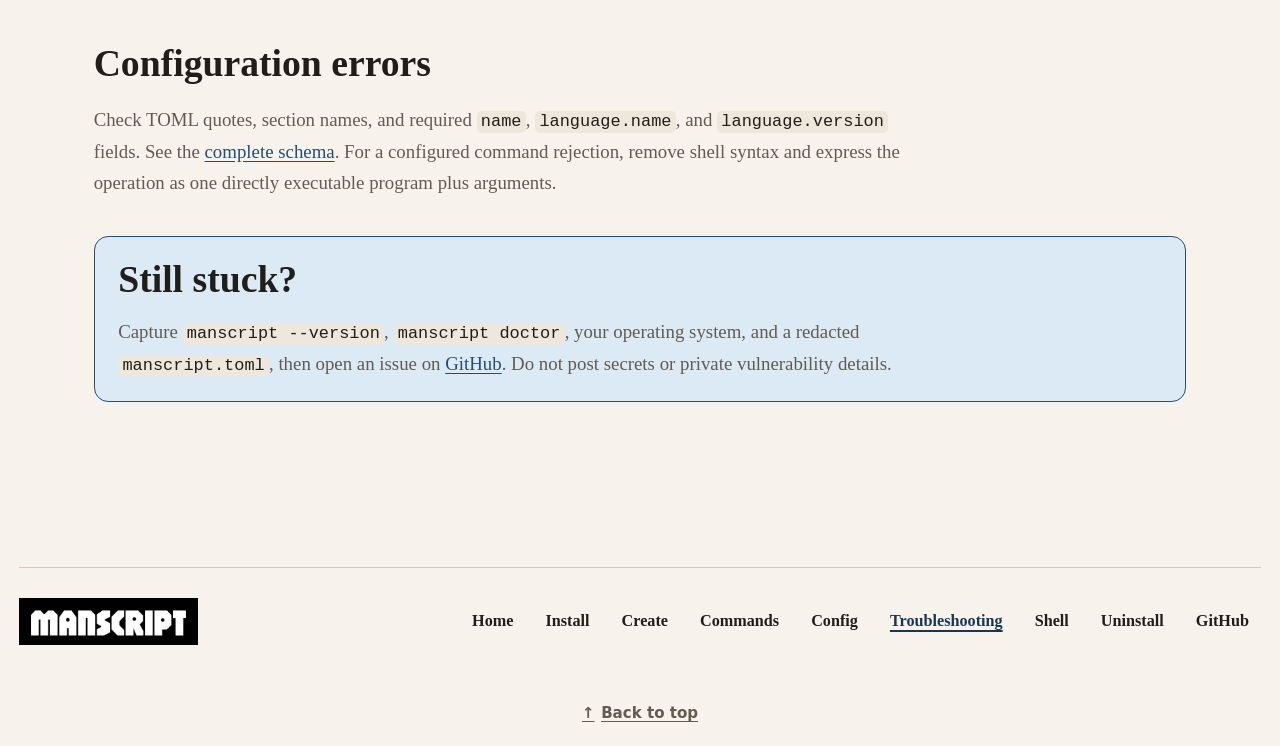
<file: docs/troubleshooting.html>
<!DOCTYPE html>
<html lang="en" id="top">
<head>
  <meta charset="utf-8"><meta name="viewport" content="width=device-width, initial-scale=1">
  <title>Troubleshooting — ManScript</title>
  <meta name="description" content="Troubleshoot ManScript doctor checks, PATH, projects, environments, language runtimes, package managers, compilers, and JDK detection.">
  <link rel="icon" type="image/png" href="static/favicon.png"><link rel="apple-touch-icon" href="static/favicon.png"><link rel="stylesheet" href="style.css">
</head>
<body>
  <a class="skip-link" href="#main">Skip to content</a>
  <header class="site-header"><a class="brand" href="index.html" aria-label="ManScript home"><img src="static/manscript-logo.jpg" alt="ManScript" width="220" height="58"></a><nav class="site-nav" aria-label="Primary"><a href="index.html">Home</a><a href="install.html">Install</a><a href="create.html">Create</a><a href="commands.html">Commands</a><a href="config.html">Config</a><a href="troubleshooting.html" aria-current="page">Troubleshooting</a><a href="shell.html">Shell</a><a href="uninstall.html">Uninstall</a><a href="https://github.com/Harsha-Fernando/manscript" rel="noopener noreferrer">GitHub</a></nav></header>
  <main id="main">
    <p class="eyebrow">Problem solving</p><h1>Troubleshooting</h1>
    <p class="lede">Start with the read-only diagnostic command. Its recommendations are tailored to the tools ManScript can detect.</p>
    <pre><code>manscript doctor</code></pre>
    <p><code>WARN</code> means ManScript can explain a recoverable condition and suggest a next step. <code>ERROR</code> means the requested command could not continue. For plain output without ANSI color, set <code>NO_COLOR=1</code>.</p>

    <h2>What doctor checks</h2>
    <p>Doctor reports the platform and ManScript version, then checks Python and its <code>venv</code> module, pip or uv, Ruby and Bundler, C and C++ compilers, <code>javac</code>, Go, Rust and Cargo, PHP and Composer, and the .NET SDK. When run inside a configured project, it also reports project identity and environment readiness.</p>
    <p>Doctor reports system tools and remains read-only. A failed system-runtime check does not always block setup: Python can use uv, while Ruby, Go, Rust, PHP, and C# can use a confirmed mise-managed fallback. Compiler and JDK failures still block C, C++, and Java because ManScript does not download those toolchains.</p>

    <h2 id="path"><code>manscript: command not found</code></h2>
    <ol>
      <li>Confirm installation completed: <code>cargo install --path .</code></li>
      <li>Open a new terminal.</li>
      <li>Confirm Cargo's bin directory exists and is on <code>PATH</code>.</li>
    </ol>
    <h3>zsh</h3>
    <pre><code>export PATH="$HOME/.cargo/bin:$PATH"
manscript --version</code></pre>
    <h3>bash</h3>
    <pre><code>export PATH="$HOME/.cargo/bin:$PATH"
manscript --version</code></pre>
    <h3>PowerShell</h3>
    <pre><code>$env:Path = "$env:USERPROFILE\.cargo\bin;$env:Path"
manscript --version</code></pre>
    <p>These examples affect the current terminal. Add the equivalent line to your shell's user configuration only if you want it to persist.</p>

    <h2>“This folder is not a ManScript project”</h2>
    <p>ManScript looked in the current directory and each parent but found no <code>manscript.toml</code>.</p>
    <div class="card-grid">
      <article class="card"><h3>New project</h3><pre><code>cd ..
manscript create</code></pre></article>
      <article class="card"><h3>Existing project</h3><pre><code>cd /path/to/project
manscript init
manscript setup</code></pre></article>
      <article class="card"><h3>Already configured</h3><p>Change into the repository tree that contains <code>manscript.toml</code>.</p></article>
    </div>

    <h2>“Project environment is not ready”</h2>
    <p>The project exists, but expected tools are missing from <code>.manscript/environment</code>. Prepare or repair it:</p>
    <pre><code>manscript setup
manscript env</code></pre>
    <p>Use setup after cloning because project environments are normally ignored by Git. <code>install</code>, <code>run</code>, <code>test</code>, <code>build</code>, and <code>shell</code> require the environment to be ready.</p>

    <h2>Python runtime or venv not detected</h2>
    <p>Run <code>manscript setup</code>. ManScript first looks for a suitable system Python and can use the uv provider to prepare an isolated Python runtime. If system Python exists but <code>python -m venv</code> fails, install the platform's venv support or allow setup to use an isolated runtime.</p>

    <h2>Ruby or Bundler not detected</h2>
    <p>Setup can prepare Ruby through mise and installs Bundler for the project when necessary. Ruby dependencies and Bundler state are isolated through <code>.bundle/config</code> and <code>.manscript/environment</code>.</p>
    <pre><code>manscript setup
manscript shell</code></pre>

    <h2>Go, Rust, PHP, or .NET runtime not detected</h2>
    <p>Run <code>manscript setup</code>. Unless an explicit runtime provider is configured, ManScript checks for a suitable system runtime first, then asks before preparing a mise-managed fallback below <code>MANSCRIPT_HOME</code>. Use <code>--yes</code> only when you intend to accept that download noninteractively.</p>
    <p>Rust also needs Cargo. PHP projects require a verified system Composer executable even when PHP itself comes from mise; install Composer using its official verified instructions and keep it on <code>PATH</code>. ManScript does not run an unverified Composer bootstrap installer.</p>
    <pre><code>go version
rustc --version
cargo --version
php --version
composer --version
dotnet --version
manscript doctor
manscript setup</code></pre>

    <h2>Dependency setup fails</h2>
    <p>Setup and install directly run <code>go mod download</code>, <code>cargo fetch</code>, <code>composer install</code>, or <code>dotnet restore</code>. Read the package manager's error for registry, lock-file, manifest, or network details. Their module, package, build-cache, and CLI-state variables point below the project root, so check that the project is writable and has enough disk space.</p>

    <h2>C or C++ compiler not detected</h2>
    <p>Install a real system compiler and ensure <code>cc</code> or <code>c++</code> is on <code>PATH</code>. On macOS, install Xcode Command Line Tools. On Linux, install GCC or Clang. On Windows, use LLVM or MinGW; a launcher stub that cannot compile is not sufficient.</p>
    <pre><code>cc --version
c++ --version
manscript doctor
manscript setup</code></pre>
    <p>Setup records project shims that point to the detected compiler; it does not copy or download a compiler.</p>

    <h2>Java or JDK not detected</h2>
    <p>Install JDK 17 or newer and ensure both <code>javac</code> and <code>java</code> are runnable. A JRE alone is insufficient.</p>
    <pre><code>javac -version
java -version
manscript doctor
manscript setup</code></pre>

    <h2>Configuration errors</h2>
    <p>Check TOML quotes, section names, and required <code>name</code>, <code>language.name</code>, and <code>language.version</code> fields. See the <a href="config.html">complete schema</a>. For a configured command rejection, remove shell syntax and express the operation as one directly executable program plus arguments.</p>

    <aside class="callout"><h2>Still stuck?</h2><p>Capture <code>manscript --version</code>, <code>manscript doctor</code>, your operating system, and a redacted <code>manscript.toml</code>, then open an issue on <a href="https://github.com/Harsha-Fernando/manscript">GitHub</a>. Do not post secrets or private vulnerability details.</p></aside>
  </main>
  <footer class="site-footer"><a class="brand" href="index.html" aria-label="ManScript home"><img src="static/manscript-logo.jpg" alt="ManScript" width="220" height="58"></a><nav class="site-nav" aria-label="Footer"><a href="index.html">Home</a><a href="install.html">Install</a><a href="create.html">Create</a><a href="commands.html">Commands</a><a href="config.html">Config</a><a href="troubleshooting.html" aria-current="page">Troubleshooting</a><a href="shell.html">Shell</a><a href="uninstall.html">Uninstall</a><a href="https://github.com/Harsha-Fernando/manscript" rel="noopener noreferrer">GitHub</a></nav></footer>
  <a class="to-top" href="#top">Back to top</a><script src="copy.js" defer></script>
</body>
</html>
</file>
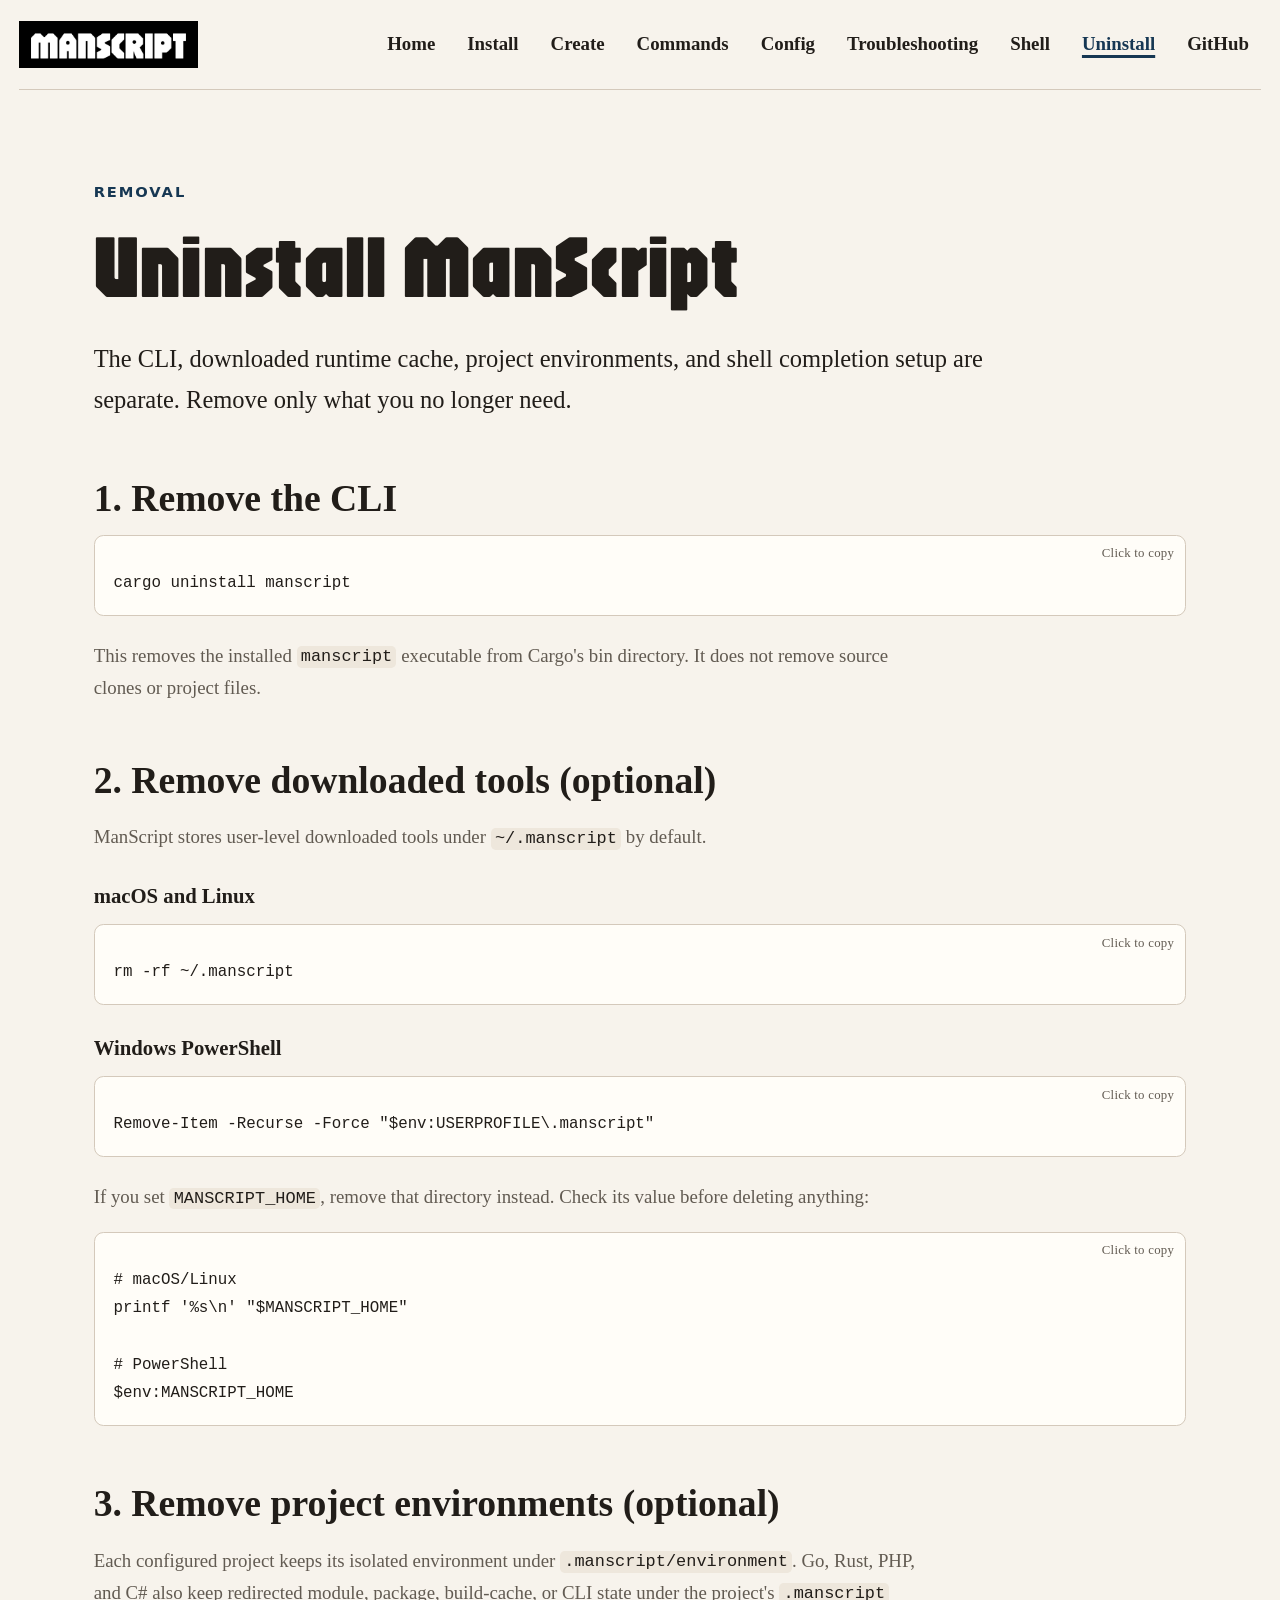
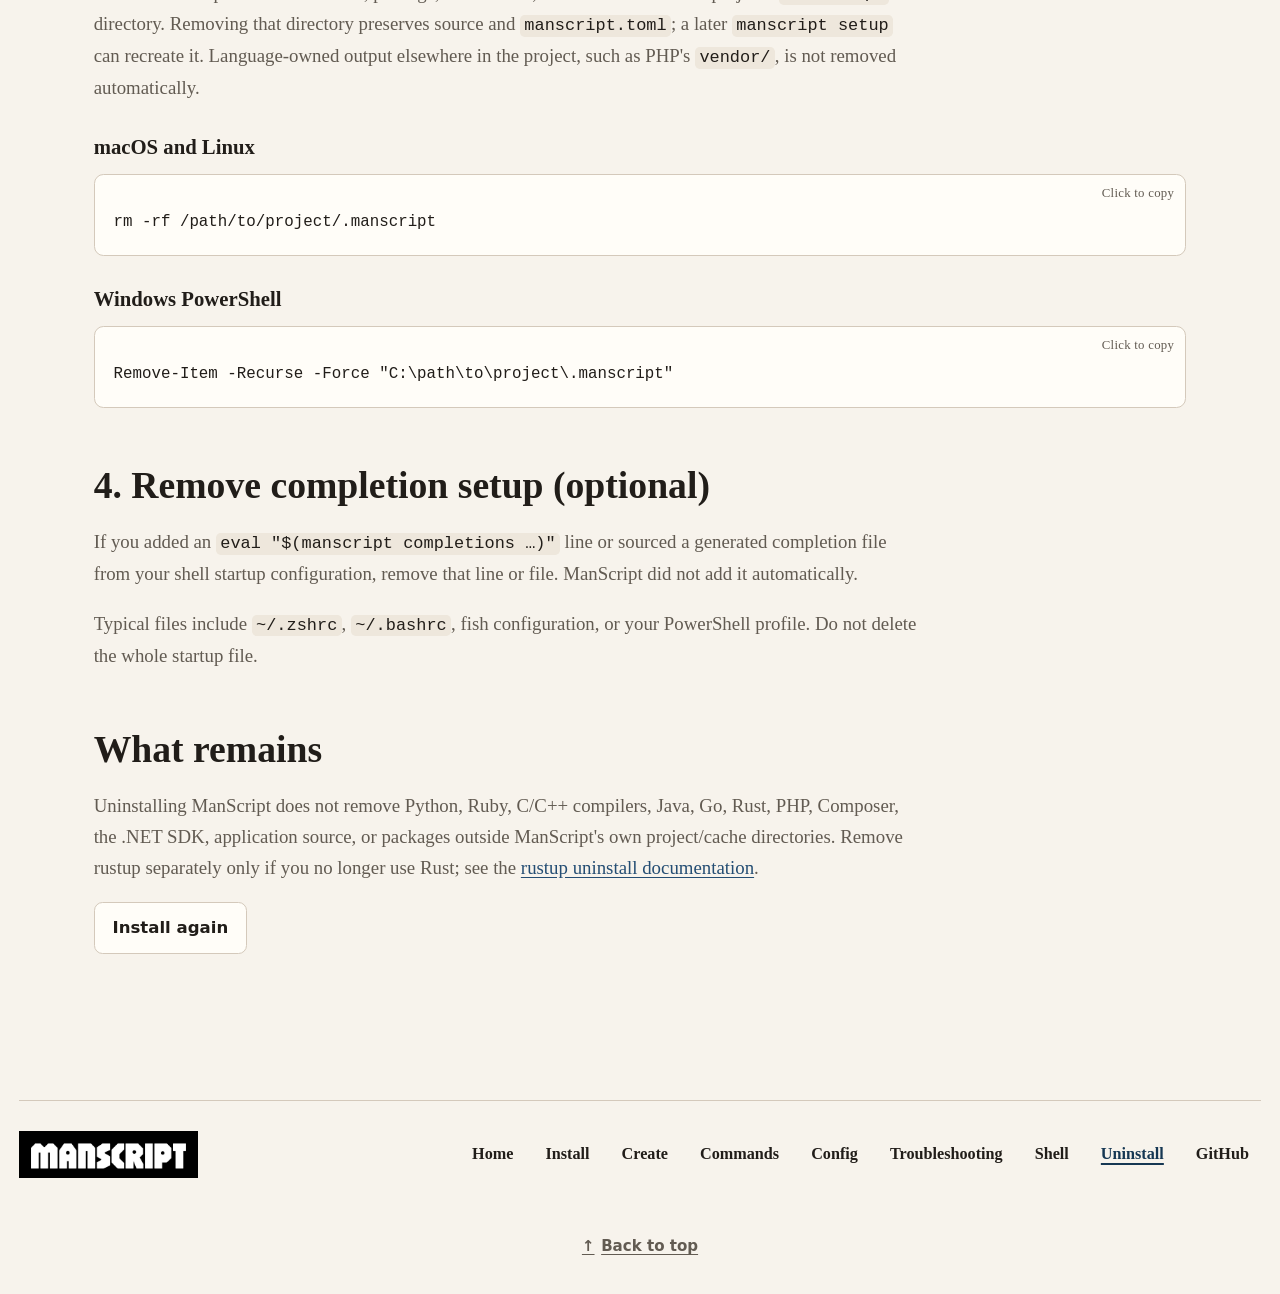
<file: docs/uninstall.html>
<!DOCTYPE html>
<html lang="en" id="top">
<head>
  <meta charset="utf-8"><meta name="viewport" content="width=device-width, initial-scale=1">
  <title>Uninstall ManScript</title>
  <meta name="description" content="Remove the ManScript CLI and optionally clean runtime caches, project environments, and shell completion configuration.">
  <link rel="icon" type="image/png" href="static/favicon.png"><link rel="apple-touch-icon" href="static/favicon.png"><link rel="stylesheet" href="style.css">
</head>
<body>
  <a class="skip-link" href="#main">Skip to content</a>
  <header class="site-header"><a class="brand" href="index.html" aria-label="ManScript home"><img src="static/manscript-logo.jpg" alt="ManScript" width="220" height="58"></a><nav class="site-nav" aria-label="Primary"><a href="index.html">Home</a><a href="install.html">Install</a><a href="create.html">Create</a><a href="commands.html">Commands</a><a href="config.html">Config</a><a href="troubleshooting.html">Troubleshooting</a><a href="shell.html">Shell</a><a href="uninstall.html" aria-current="page">Uninstall</a><a href="https://github.com/Harsha-Fernando/manscript" rel="noopener noreferrer">GitHub</a></nav></header>
  <main id="main">
    <p class="eyebrow">Removal</p><h1>Uninstall ManScript</h1>
    <p class="lede">The CLI, downloaded runtime cache, project environments, and shell completion setup are separate. Remove only what you no longer need.</p>

    <h2>1. Remove the CLI</h2>
    <pre><code>cargo uninstall manscript</code></pre>
    <p>This removes the installed <code>manscript</code> executable from Cargo's bin directory. It does not remove source clones or project files.</p>

    <h2>2. Remove downloaded tools (optional)</h2>
    <p>ManScript stores user-level downloaded tools under <code>~/.manscript</code> by default.</p>
    <h3>macOS and Linux</h3>
    <pre><code>rm -rf ~/.manscript</code></pre>
    <h3>Windows PowerShell</h3>
    <pre><code>Remove-Item -Recurse -Force "$env:USERPROFILE\.manscript"</code></pre>
    <p>If you set <code>MANSCRIPT_HOME</code>, remove that directory instead. Check its value before deleting anything:</p>
    <pre><code># macOS/Linux
printf '%s\n' "$MANSCRIPT_HOME"

# PowerShell
$env:MANSCRIPT_HOME</code></pre>

    <h2>3. Remove project environments (optional)</h2>
    <p>Each configured project keeps its isolated environment under <code>.manscript/environment</code>. Go, Rust, PHP, and C# also keep redirected module, package, build-cache, or CLI state under the project's <code>.manscript</code> directory. Removing that directory preserves source and <code>manscript.toml</code>; a later <code>manscript setup</code> can recreate it. Language-owned output elsewhere in the project, such as PHP's <code>vendor/</code>, is not removed automatically.</p>
    <h3>macOS and Linux</h3>
    <pre><code>rm -rf /path/to/project/.manscript</code></pre>
    <h3>Windows PowerShell</h3>
    <pre><code>Remove-Item -Recurse -Force "C:\path\to\project\.manscript"</code></pre>

    <h2>4. Remove completion setup (optional)</h2>
    <p>If you added an <code>eval "$(manscript completions …)"</code> line or sourced a generated completion file from your shell startup configuration, remove that line or file. ManScript did not add it automatically.</p>
    <p>Typical files include <code>~/.zshrc</code>, <code>~/.bashrc</code>, fish configuration, or your PowerShell profile. Do not delete the whole startup file.</p>

    <h2>What remains</h2>
    <p>Uninstalling ManScript does not remove Python, Ruby, C/C++ compilers, Java, Go, Rust, PHP, Composer, the .NET SDK, application source, or packages outside ManScript's own project/cache directories. Remove rustup separately only if you no longer use Rust; see the <a href="https://rust-lang.github.io/rustup/installation/index.html">rustup uninstall documentation</a>.</p>
    <p><a class="button" href="install.html">Install again</a></p>
  </main>
  <footer class="site-footer"><a class="brand" href="index.html" aria-label="ManScript home"><img src="static/manscript-logo.jpg" alt="ManScript" width="220" height="58"></a><nav class="site-nav" aria-label="Footer"><a href="index.html">Home</a><a href="install.html">Install</a><a href="create.html">Create</a><a href="commands.html">Commands</a><a href="config.html">Config</a><a href="troubleshooting.html">Troubleshooting</a><a href="shell.html">Shell</a><a href="uninstall.html" aria-current="page">Uninstall</a><a href="https://github.com/Harsha-Fernando/manscript" rel="noopener noreferrer">GitHub</a></nav></footer>
  <a class="to-top" href="#top">Back to top</a><script src="copy.js" defer></script>
</body>
</html>
</file>
<file: docs/style.css>
@font-face {
  font-family: Jaro;
  src: url("fonts/Jaro.ttf") format("truetype");
  font-display: swap;
}

:root {
  color-scheme: light dark;
  --bg: #f7f3ec;
  --surface: #fffdf8;
  --surface-strong: #eee7dc;
  --text: #211d19;
  --muted: #625b52;
  --border: #d4c9bb;
  --accent: #244d73;
  --accent-strong: #163753;
  --accent-soft: #dceaf5;
  --warning: #785417;
  --warning-bg: #fff0c7;
  --focus: #b74419;
  --shadow: 0 0.5rem 1.5rem rgb(48 35 22 / 0.08);
  --radius: 0.75rem;
}

@media (prefers-color-scheme: dark) {
  :root {
    --bg: #181614;
    --surface: #22201d;
    --surface-strong: #302c27;
    --text: #f7f2e9;
    --muted: #c3baae;
    --border: #4a443d;
    --accent: #9ecbf0;
    --accent-strong: #c5e2f8;
    --accent-soft: #20394d;
    --warning: #f5cc76;
    --warning-bg: #3d3019;
    --focus: #ff9b73;
    --shadow: 0 0.5rem 1.5rem rgb(0 0 0 / 0.22);
  }
}

* {
  box-sizing: border-box;
}

html {
  font-size: clamp(16px, 0.3vw + 15px, 19px);
  scroll-behavior: smooth;
}

body {
  margin: 0;
  background: var(--bg);
  color: var(--text);
  font-family: ui-serif, Palatino, "Palatino Linotype", Georgia, serif;
  line-height: 1.65;
}

.site-header,
main,
.site-footer {
  width: min(100% - 2rem, 72rem);
  margin-inline: auto;
}

.site-header,
.site-footer {
  display: flex;
  align-items: center;
  justify-content: space-between;
  gap: 1rem 2rem;
}

.site-header {
  padding-block: 1rem;
  border-bottom: 1px solid var(--border);
}

main {
  max-width: 58rem;
  min-height: 60vh;
  padding-block: clamp(2.5rem, 7vw, 5.5rem);
}

.site-footer {
  margin-top: 2rem;
  padding-block: 1.5rem;
  border-top: 1px solid var(--border);
  font-size: 0.86rem;
}

.brand {
  display: inline-flex;
  flex: 0 0 auto;
  min-height: 2.75rem;
  align-items: center;
  border-radius: 0.3rem;
}

.brand img {
  display: block;
  width: 9.5rem;
  height: auto;
  background: #000;
}

.site-nav {
  display: flex;
  flex-wrap: wrap;
  justify-content: flex-end;
  gap: 0.15rem 0.4rem;
}

.site-nav a {
  display: inline-flex;
  min-height: 2.75rem;
  padding: 0.55rem 0.65rem;
  align-items: center;
  border-radius: 0.4rem;
  color: var(--text);
  font-weight: 650;
  line-height: 1.1;
  text-decoration: none;
}

.site-nav a:hover {
  background: var(--surface-strong);
}

.site-nav a[aria-current="page"] {
  color: var(--accent-strong);
  text-decoration: underline;
  text-decoration-thickness: 0.15em;
  text-underline-offset: 0.25em;
}

.skip-link {
  position: fixed;
  z-index: 10;
  top: 0.5rem;
  left: 0.5rem;
  padding: 0.7rem 1rem;
  transform: translateY(-150%);
  border-radius: 0.35rem;
  background: var(--text);
  color: var(--bg);
  font-weight: 700;
}

.skip-link:focus {
  transform: translateY(0);
}

:focus-visible {
  outline: 3px solid var(--focus);
  outline-offset: 3px;
}

h1,
h2,
h3 {
  color: var(--text);
  line-height: 1.15;
  text-wrap: balance;
}

h1 {
  margin: 0 0 1rem;
  font-family: Jaro, ui-sans-serif, system-ui, sans-serif;
  font-size: clamp(2.6rem, 7vw, 5rem);
  font-weight: 400;
  letter-spacing: 0.015em;
}

h1 code {
  font: inherit;
}

h2 {
  margin: 3rem 0 0.8rem;
  font-size: clamp(1.45rem, 3vw, 2rem);
}

h3 {
  margin: 1.7rem 0 0.5rem;
  font-size: 1.1rem;
}

p,
li,
td {
  color: var(--muted);
}

p {
  max-width: 44rem;
}

strong,
th,
li strong,
p strong {
  color: var(--text);
}

a {
  color: var(--accent);
  overflow-wrap: anywhere;
  text-underline-offset: 0.15em;
}

a:hover {
  color: var(--accent-strong);
}

.eyebrow {
  margin: 0 0 0.4rem;
  color: var(--accent-strong);
  font-family: ui-sans-serif, system-ui, sans-serif;
  font-size: 0.78rem;
  font-weight: 800;
  letter-spacing: 0.13em;
  text-transform: uppercase;
}

.lede {
  max-width: 48rem;
  margin-bottom: 2rem;
  color: var(--text);
  font-size: clamp(1.08rem, 2vw, 1.3rem);
}

.hero {
  padding: clamp(1.5rem, 5vw, 3.5rem);
  border: 1px solid var(--border);
  border-radius: calc(var(--radius) * 1.4);
  background: linear-gradient(135deg, var(--surface), var(--accent-soft));
  box-shadow: var(--shadow);
}

.hero h1 {
  max-width: 14ch;
}

.actions {
  display: flex;
  flex-wrap: wrap;
  gap: 0.75rem;
  margin-top: 1.5rem;
}

.button {
  display: inline-flex;
  min-height: 2.75rem;
  padding: 0.65rem 0.95rem;
  align-items: center;
  justify-content: center;
  border: 1px solid var(--border);
  border-radius: 0.45rem;
  background: var(--surface);
  color: var(--text);
  font: 700 0.88rem/1.1 ui-sans-serif, system-ui, sans-serif;
  text-decoration: none;
  cursor: pointer;
}

.button.primary {
  border-color: var(--accent-strong);
  background: var(--accent-strong);
  color: var(--bg);
}

.button:hover {
  border-color: var(--accent);
  background: var(--surface-strong);
}

.button.primary:hover {
  background: var(--accent);
  color: var(--bg);
}

.steps,
.card-grid {
  display: grid;
  grid-template-columns: repeat(3, minmax(0, 1fr));
  gap: 1rem;
}

.card,
.task-card {
  min-width: 0;
  padding: 1.1rem;
  border: 1px solid var(--border);
  border-radius: var(--radius);
  background: var(--surface);
  box-shadow: var(--shadow);
}

.card h3 {
  margin-top: 0;
}

.card pre {
  margin-block: 0.75rem;
}

.step-number {
  display: inline-grid;
  width: 2rem;
  height: 2rem;
  margin-bottom: 0.75rem;
  place-items: center;
  border-radius: 50%;
  background: var(--accent-soft);
  color: var(--accent-strong);
  font-family: ui-sans-serif, system-ui, sans-serif;
  font-weight: 800;
}

.task-card {
  display: flex;
  min-height: 8rem;
  flex-direction: column;
  justify-content: center;
  color: var(--text);
  text-decoration: none;
}

.task-card:hover {
  border-color: var(--accent);
  transform: translateY(-2px);
}

.task-card span {
  margin-top: 0.3rem;
  color: var(--muted);
}

.callout {
  margin-block: 2rem;
  padding: 1.1rem 1.25rem;
  border: 1px solid var(--accent);
  border-radius: var(--radius);
  background: var(--accent-soft);
}

.callout.warning {
  border-color: var(--warning);
  background: var(--warning-bg);
}

.callout h2,
.callout h3,
.callout p {
  margin-top: 0;
}

.callout > :last-child {
  margin-bottom: 0;
}

code,
pre {
  font-family: ui-monospace, "Cascadia Code", "SF Mono", Menlo, Consolas, monospace;
}

code {
  overflow-wrap: anywhere;
  color: var(--text);
  font-size: 0.9em;
}

:not(pre) > code {
  padding: 0.08em 0.25em;
  border-radius: 0.25rem;
  background: var(--surface-strong);
}

pre {
  max-width: 100%;
  margin: 0.8rem 0 1.25rem;
  padding: 1rem;
  overflow-x: auto;
  border: 1px solid var(--border);
  border-radius: 0.5rem;
  background: var(--surface);
  color: var(--text);
  line-height: 1.5;
  white-space: pre;
}

pre code {
  overflow-wrap: normal;
  font-size: 0.84rem;
}

.code-block {
  position: relative;
  margin: 0.8rem 0 1.25rem;
}

.code-block pre {
  margin: 0;
  padding: 1.7rem 1rem 1rem;
  cursor: pointer;
  transition:
    border-color 0.2s ease,
    background 0.2s ease;
}

.code-block pre:hover,
.code-block pre:focus-visible {
  border-color: var(--accent);
}

.code-copy-hint {
  position: absolute;
  z-index: 1;
  top: 0.45rem;
  right: 0.65rem;
  color: var(--muted);
  font-family: ui-serif, Palatino, Georgia, serif;
  font-size: 0.68rem;
  letter-spacing: 0.02em;
  pointer-events: none;
  transition:
    color 0.2s ease,
    transform 0.2s ease;
}

.code-block:hover .code-copy-hint,
.code-block pre:focus-visible + .code-copy-hint {
  color: var(--text);
}

.code-block.is-copied pre {
  border-color: var(--accent);
  background: var(--accent-soft);
}

.code-block.is-copied .code-copy-hint {
  color: var(--text);
  font-weight: 700;
  transform: scale(1.04);
}

.table-wrap {
  max-width: 100%;
  margin: 1rem 0 1.5rem;
  overflow-x: auto;
  border: 1px solid var(--border);
  border-radius: var(--radius);
  background: var(--surface);
}

table {
  width: 100%;
  min-width: 38rem;
  border-collapse: collapse;
  font-size: 0.9rem;
}

th,
td {
  padding: 0.75rem;
  border-bottom: 1px solid var(--border);
  text-align: left;
  vertical-align: top;
  overflow-wrap: anywhere;
}

thead th {
  background: var(--surface-strong);
  font-family: ui-sans-serif, system-ui, sans-serif;
  font-size: 0.8rem;
  letter-spacing: 0.02em;
}

tbody tr:last-child > * {
  border-bottom: 0;
}

blockquote {
  margin: 1rem 0;
  padding: 0.8rem 1.2rem;
  border: 1px solid var(--border);
  border-radius: var(--radius);
  background: var(--surface);
}

blockquote p {
  color: var(--text);
  font-weight: 650;
}

.to-top {
  display: block;
  width: fit-content;
  margin: 1rem auto 2rem;
  padding: 0.5rem;
  color: var(--muted);
  font: 700 0.8rem/1.2 ui-sans-serif, system-ui, sans-serif;
  text-underline-offset: 0.2em;
}

.to-top:hover {
  color: var(--text);
}

.to-top::before {
  content: "↑";
  margin-right: 0.35rem;
}

@media (max-width: 56rem) {
  .site-header,
  .site-footer {
    align-items: flex-start;
    flex-direction: column;
  }

  .site-nav {
    justify-content: flex-start;
  }

  .steps,
  .card-grid {
    grid-template-columns: 1fr 1fr;
  }
}

@media (max-width: 38rem) {
  .site-header,
  main,
  .site-footer {
    width: min(100% - 1.2rem, 72rem);
  }

  .site-nav {
    width: 100%;
  }

  .site-nav a {
    flex: 1 0 auto;
  }

  .steps,
  .card-grid {
    grid-template-columns: 1fr;
  }

  .hero {
    padding: 1.25rem;
  }

}

@media (prefers-reduced-motion: reduce) {
  html {
    scroll-behavior: auto;
  }

  *,
  *::before,
  *::after {
    scroll-behavior: auto !important;
    transition-duration: 0.01ms !important;
    animation-duration: 0.01ms !important;
    animation-iteration-count: 1 !important;
  }

  .task-card:hover {
    transform: none;
  }
}
</file>
